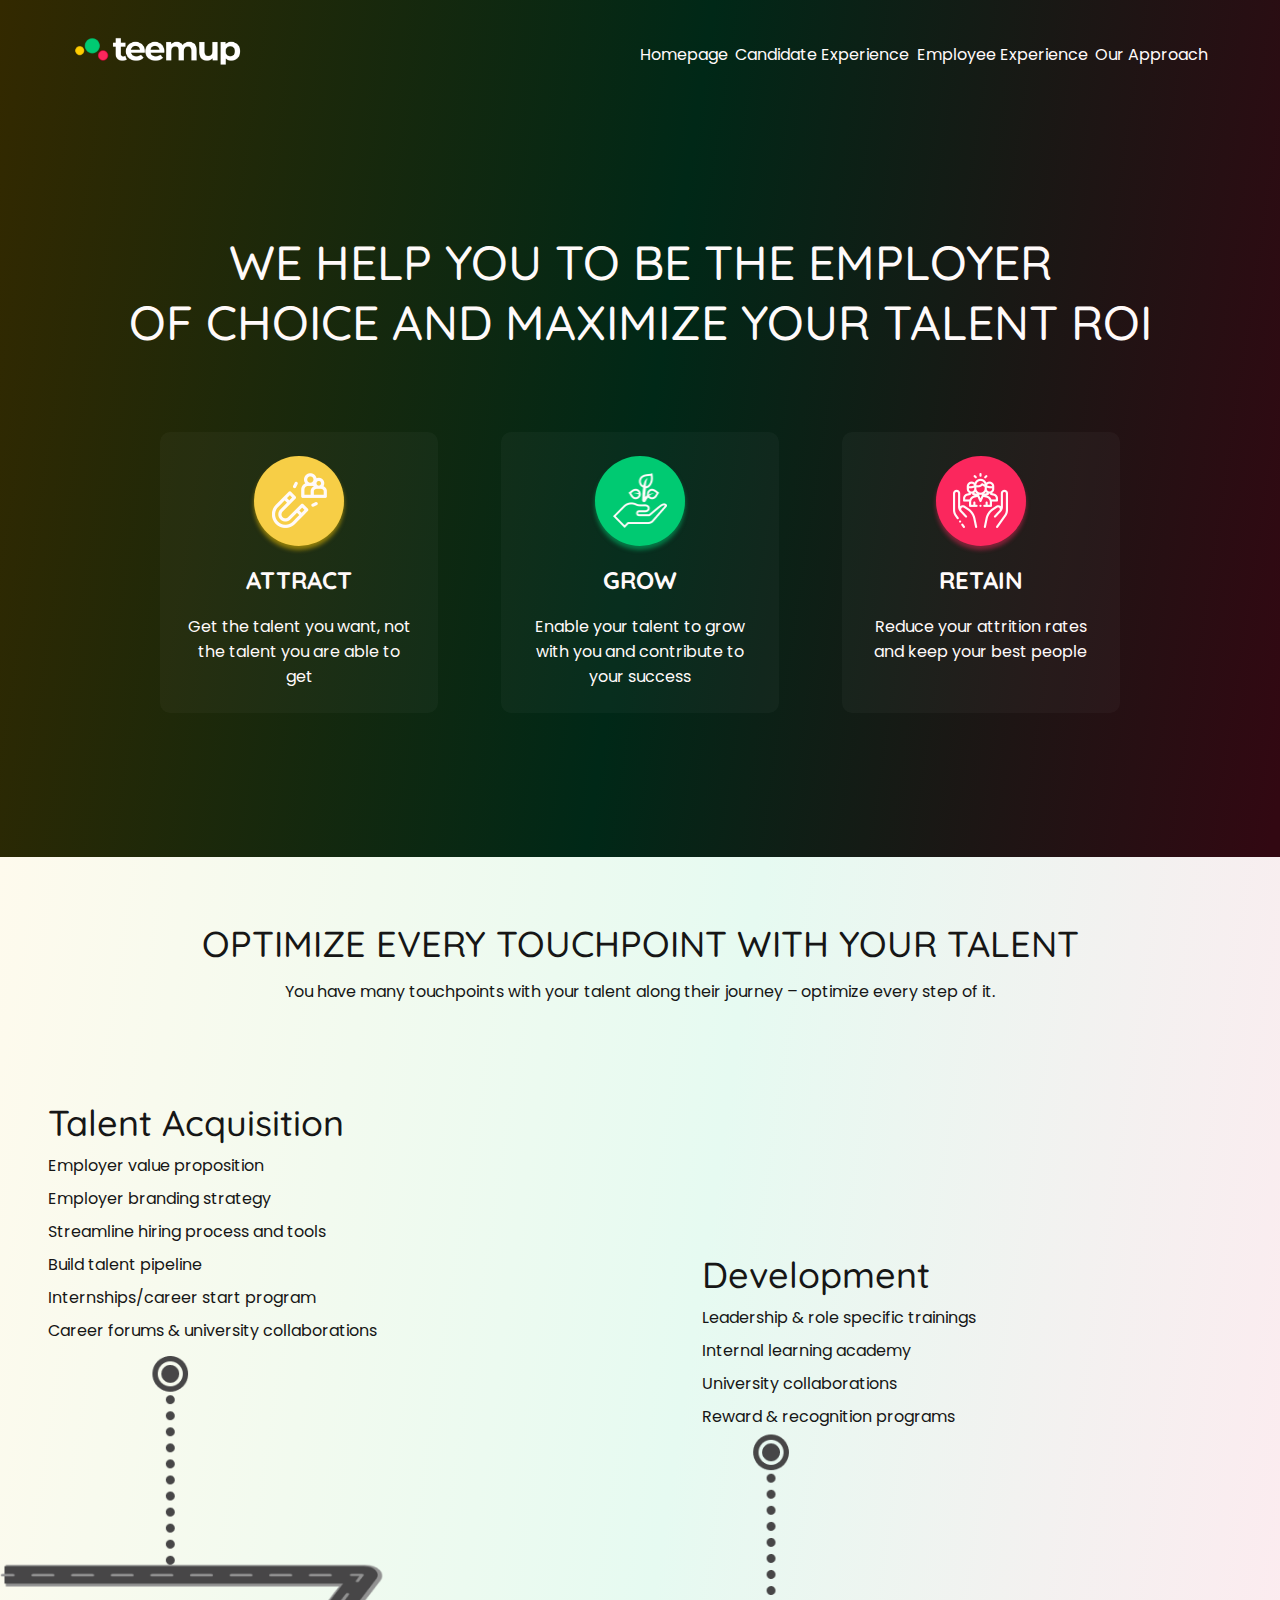
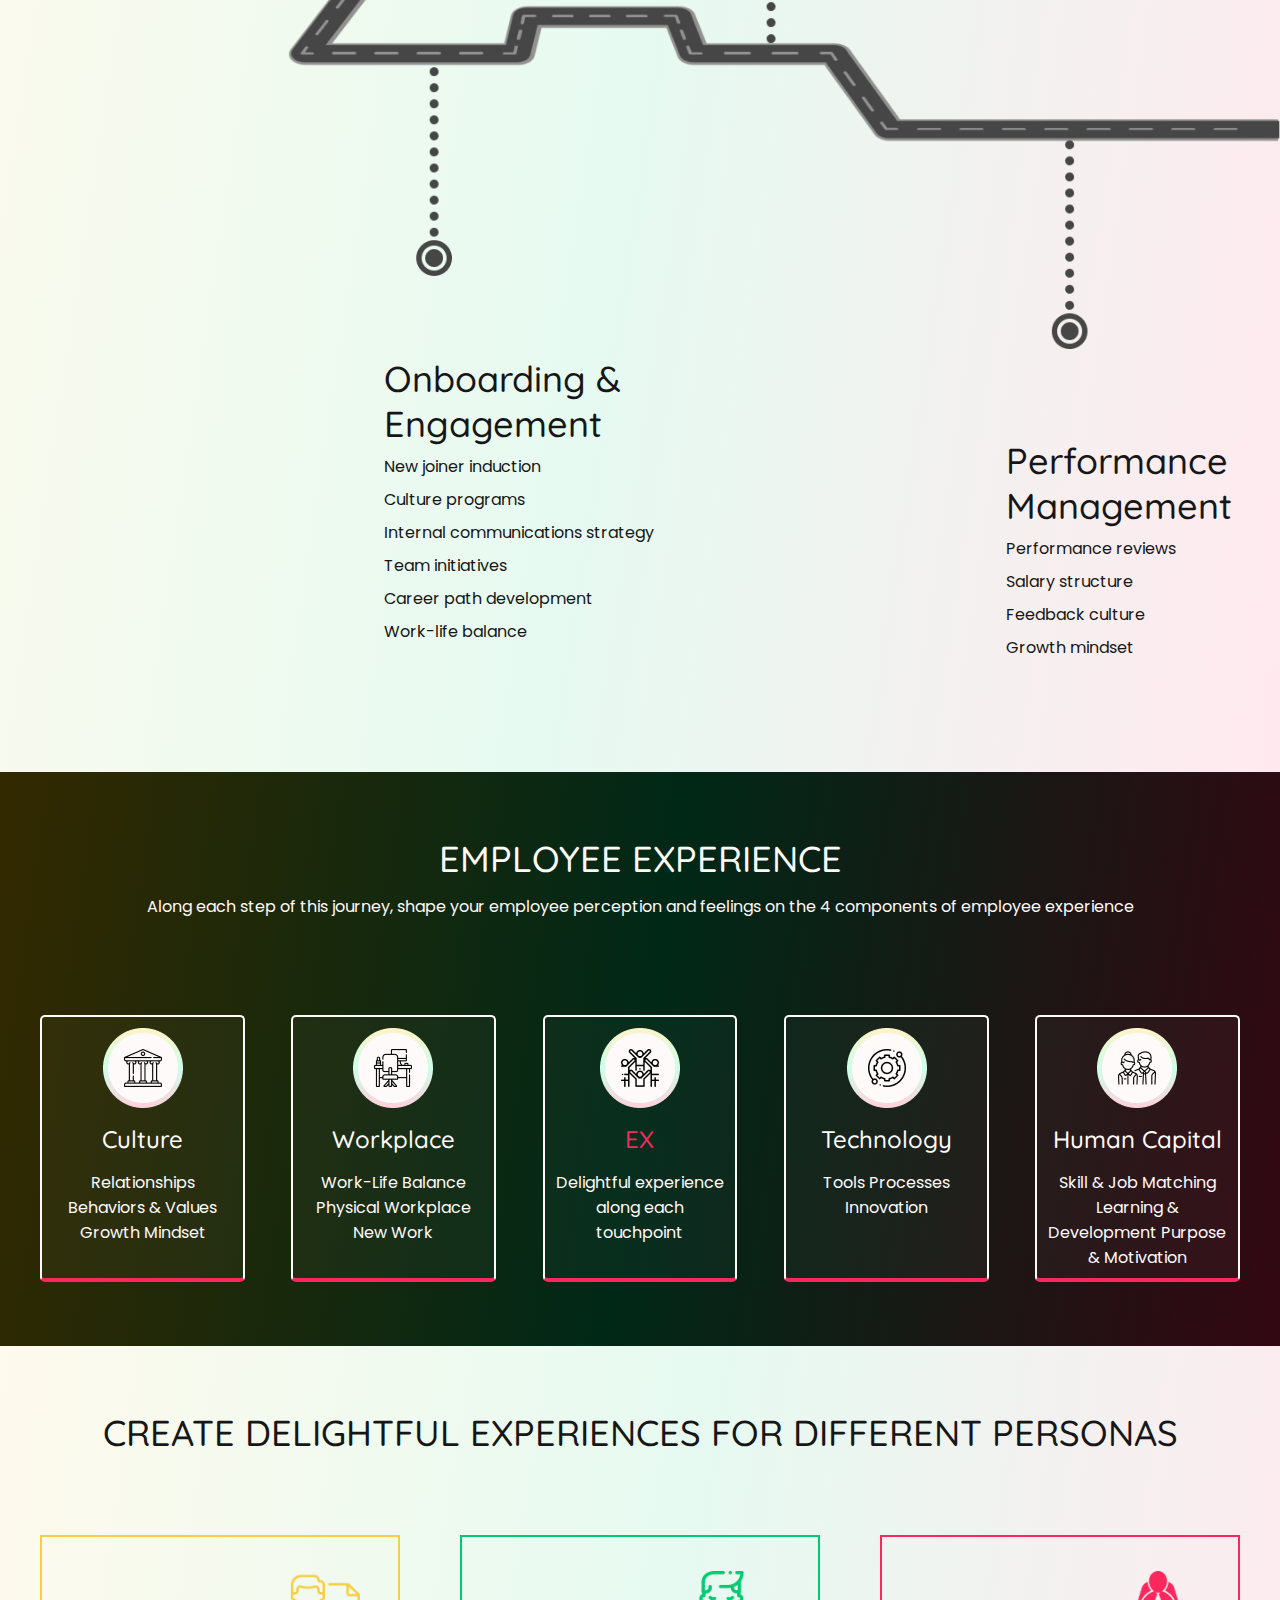
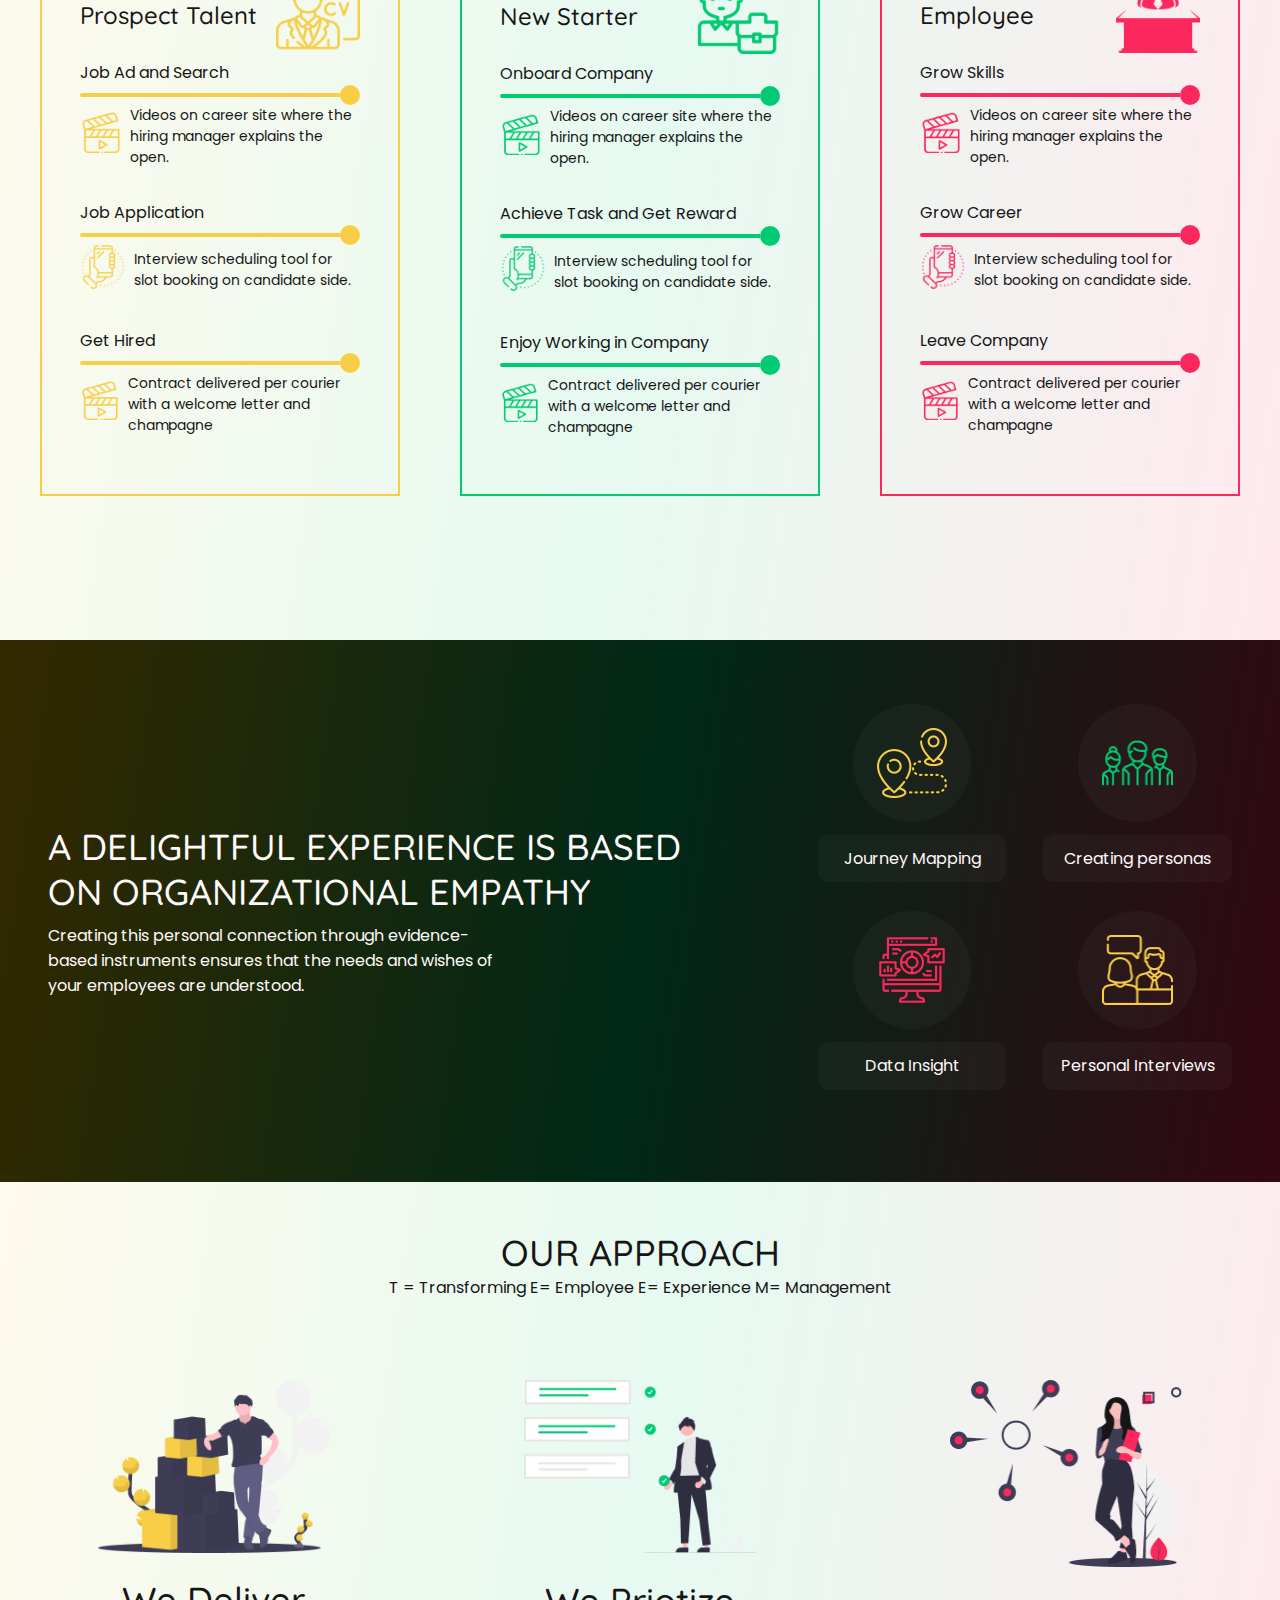
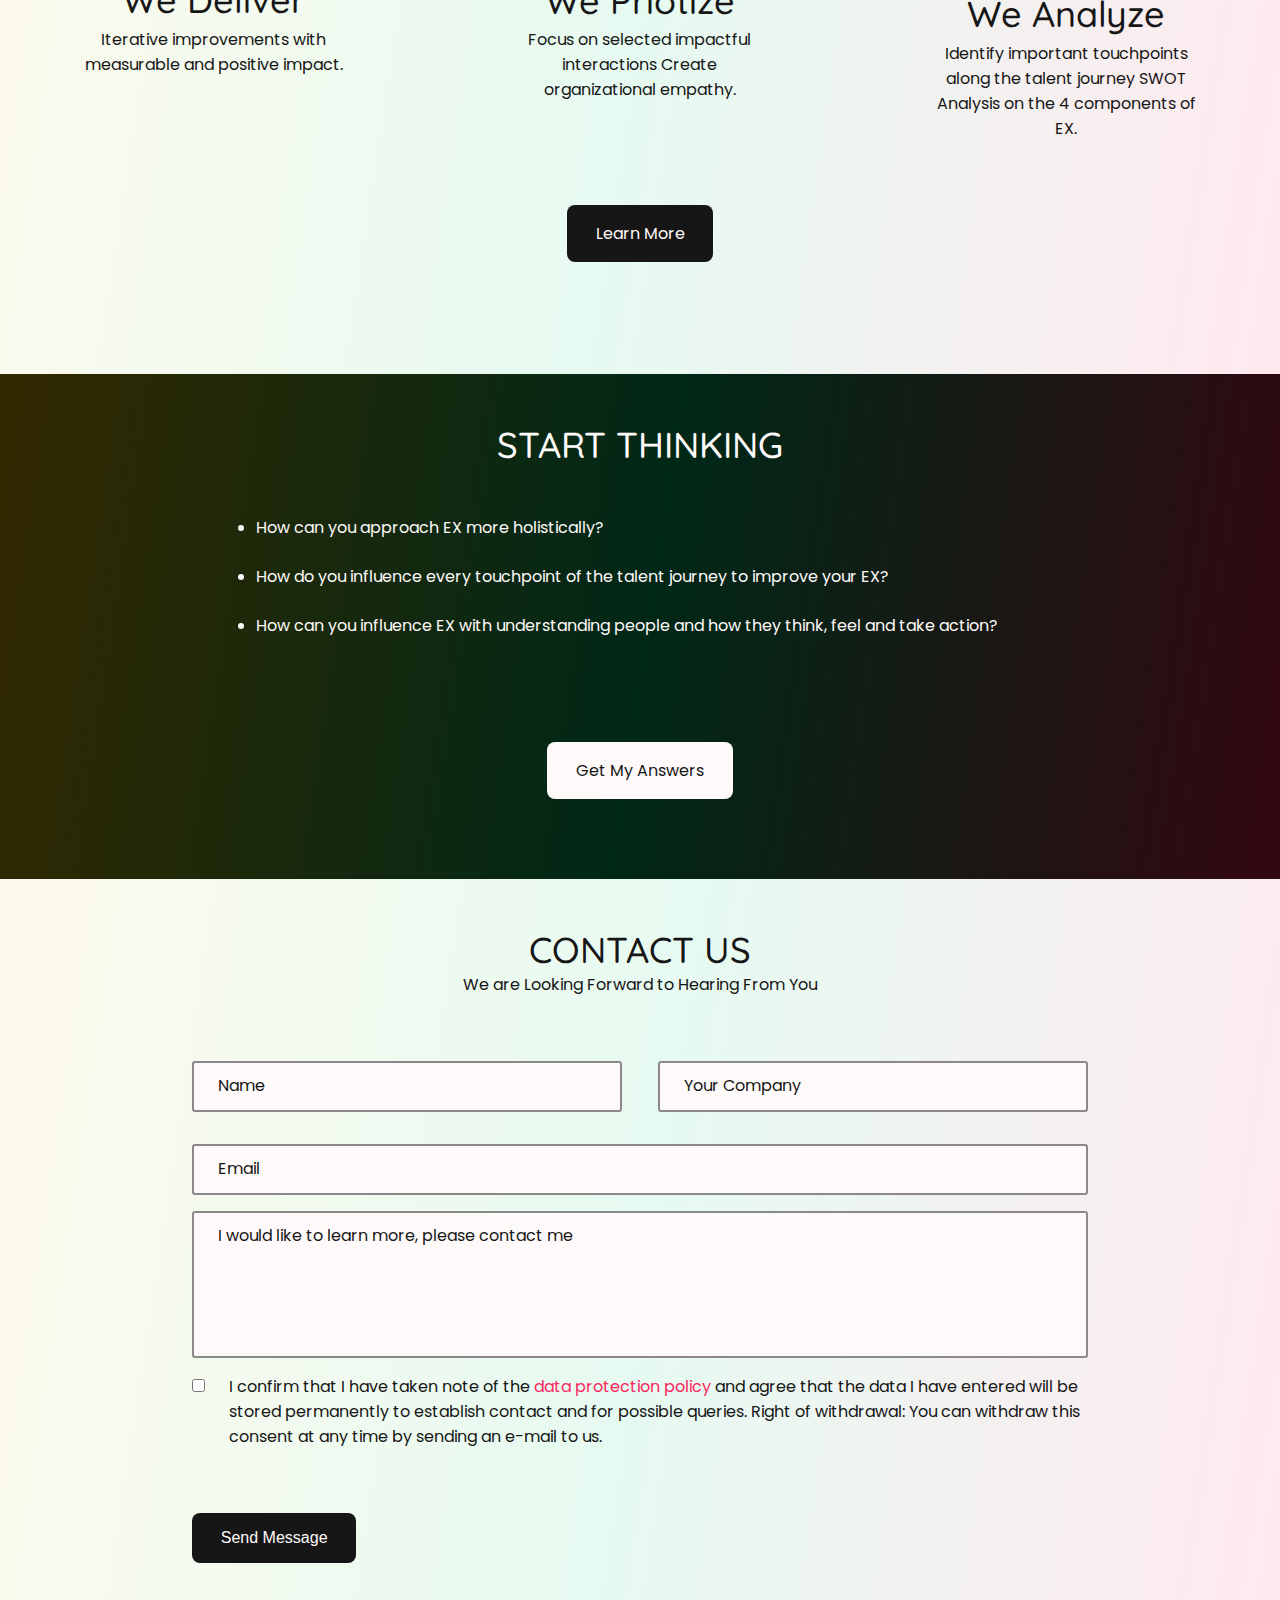
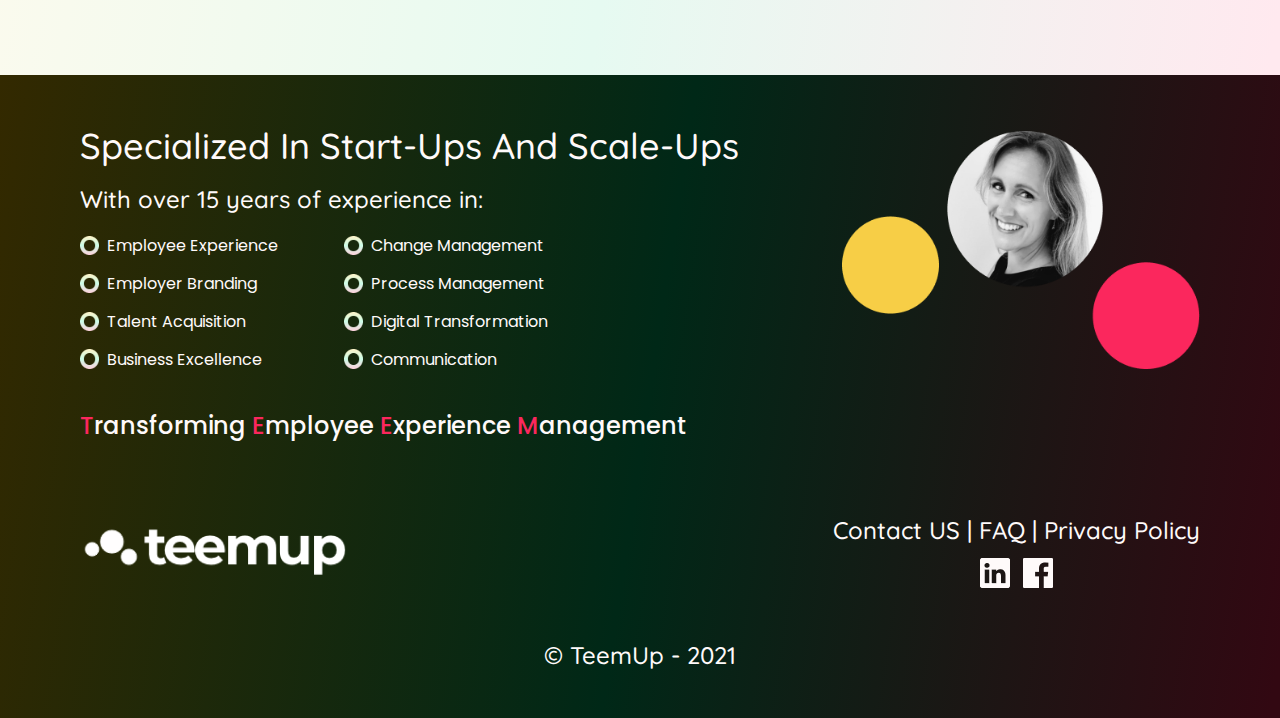
<file: index.html>
<!DOCTYPE html>
<html lang="en">
<head>
    <meta charset="UTF-8">
    <meta http-equiv="X-UA-Compatible" content="IE=edge">
    <meta name="viewport" content="width=device-width, initial-scale=1.0">
    <title>Teemup</title>
    <link rel="shortcut icon" href="favicon.ico" type="image/x-icon">
    <link rel="stylesheet" href="style.css">
</head>
<body>
    <header class="header">
        <nav class="navbar">
            <div class="logo_box">
                <img src="./img/logo.png" alt="Teemup Logo" class="logo">
            </div>

            <div class="hamburger" id="hamburger">
                <div class=""></div>
                <div class="hamburger_mid"></div>
                <div class=""></div>
            </div>

            <div class="navbar_option">
                <ul class="nav_list">
                    <li class="nav_item"><a href="index.html" class="nav_links">
                        Homepage
                    </a></li>
                    <li class="nav_item"><a href="attract.html" class="nav_links">
                        Candidate Experience
                    </a></li>
                    <li class="nav_item"><a href="grow.html" class="nav_links">
                        Employee Experience
                    </a></li>
                    <li class="nav_item"><a href="approach" class="nav_links">
                        Our Approach
                    </a></li>
                        <!-- <select name="lang" id="lang">
                        <option value="english">EN</option>
                        <option value="german">GR</option>
                        </select> -->
                </ul>
            </div>
        </nav>

        <div class="header_main">
            <h1 class="primary_heading">
                We help you to be the employer
                <span class="primary_heading-span">of choice and maximize your talent ROI</span>
            </h1>

            <!-- header card one for attract -->
            <div class="header_main-cards">
                <div class="attract_card">
                    <div class="attract_card-iconbox">
                        <img src="./img/attract-customers 1.png" alt="Magnet attracting people" class="attract_icon">
                    </div>

                    <h4 class="attract_heading">ATTRACT</h4>

                    <p class="attract_text">
                        Get the talent you want, not 
                        the talent you are able to get
                    </p>
                </div>
            
            <!-- header card one for grow -->
                <div class="grow_card">
                    <div class="grow_card-iconbox">
                        <img src="./img/seeding 1.png" alt="Hand with plant sprouting" class="grow_icon">
                    </div>

                    <h4 class="grow_heading">GROW</h4>

                    <p class="grow_text">
                        Enable your talent to grow 
                        with you and contribute 
                        to your success
                    </p>
                </div>

                  <!-- header card one for retain -->
                  <div class="retain_card">
                    <div class="retain_card-iconbox">
                        <img src="./img/social-care 1.png" alt="Hand holding people" class="retain_icon">
                    </div>

                    <h4 class="retain_heading">RETAIN</h4>

                    <p class="retain_text">
                        Reduce your attrition rates
                        and keep your best people
                    </p>
                </div>

            </div>
        </div>
    </header>

    <section class="optimize">
        <h2 class="secondary_heading">
            OPTIMIZE EVERY TOUCHPOINT  WITH YOUR TALENT
        </h2>
        <p class="optimize_paragraph">
            You have many touchpoints with your 
            talent along their journey – optimize every step of it.
        </p>

        <div class="optimize_box">
            <div class="touchpoint_text">
                <h2 class="touchpoint_head secondary_heading" id="left">Talent Acquisition</h2>
                <ul class="touchpoint_list">
                    <li class="touchpoint_item">
                        Employer value proposition
                    </li>
                    <li class="touchpoint_item">
                        Employer branding strategy
                    </li>
                    <li class="touchpoint_item">
                        Streamline hiring process and tools
                    </li>
                    <li class="touchpoint_item">
                        Build talent pipeline 
                    </li>
                    <li class="touchpoint_item">
                        Internships/career start program 
                    </li>
                    <li class="touchpoint_item">
                        Career forums & university collaborations
                    </li>
                </ul>
            </div>  

            <div class="development_text">
                <h2 class="development_head secondary_heading" id="left">Development</h2>
                <ul class="development_list">
                    <li class="development_item">
                        Leadership & role specific trainings 
                    </li>
                    <li class="development_item">
                        Internal learning academy 
                    </li>
                    <li class="development_item">
                        University collaborations
                    </li>
                    <li class="development_item">
                        Reward  & recognition programs  
                    </li>
                </ul>
            </div>  

            <div class="map">
                <img src="./img/Group 201pa.png" alt="Map" class="map_image">
            </div>

            <div class="onboard_text">
                <h2 class="onboard_head secondary_heading" id="left">Onboarding & 
                   <span class="secondary_span">Engagement</span>
                </h2>
                <ul class="onboard_list">
                    <li class="onboard_item">
                        New joiner induction 
                    </li>
                    <li class="onboard_item">
                        Culture programs
                    </li>
                    <li class="onboard_item">
                        Internal communications strategy
                    </li>
                    <li class="onboard_item">
                        Team initiatives  
                    </li>
                    <li class="onboard_item">
                        Career path development 
                    </li>
                    <li class="onboard_item">
                        Work-life balance  
                    </li>
                </ul>
            </div>

            <div class="perform_text">
                <h2 class="perform_head secondary_heading" id="left">Performance 
                   <span class="secondary_span">Management</span>
                </h2>
                <ul class="perform_list">
                    <li class="perform_item">
                        Performance reviews
                    </li>
                    <li class="perform_item">
                        Salary structure
                    </li>
                    <li class="perform_item">
                        Feedback culture
                    </li>
                    <li class="perform_item">
                        Growth mindset  
                    </li>
                </ul>
            </div>
        </div>
    </section>


    <section class="employer">
        <h2 class="secondary_heading">
            EMPLOYEE EXPERIENCE
        </h2>
        <p class="optimize_paragraph">
            Along each step of this journey, shape your employee perception 
            and feelings on the 4 components of employee experience
        </p>

        <div class="employer_box">
            <div class="cw">
            <!-- culture -->
            <div class="cw_card">
                <div class="employer_iconbox">
                    <img src="./img/culture.png" alt="culture icon" class="employer_iconbox-linear">
                </div>
                
                <h4 class="culture_heading tertiary_heading">Culture</h4>

                <p class="culture_text">
                    Relationships
                    Behaviors & Values
                    Growth Mindset
                </p>

            </div>

            <!-- workplace -->
            <div class="cw_card">
                <div class="employer_iconbox">
                    <img src="./img/workplace.png" alt="workplace icon" class="employer_iconbox-linear">
                </div>
                
                <h4 class="workplace_heading tertiary_heading">Workplace</h4>

                <p class="workplace_text">
                    Work-Life Balance
                    Physical Workplace 
                    New Work
                </p>
            </div>
            </div>

            <!-- ex -->
            <div class="ec">
            <div class="employer_card">
                <div class="employer_iconbox">
                    <img src="./img/ex.png" alt="Technology icon" class="employer_iconbox-linear">
                </div>
                
                <h4 class="ex_heading tertiary_heading">EX</h4>

                <p class="ex_text">
                    Delightful experience
                    along each touchpoint
                </p>
            </div>
            </div>
            <div class="th">
            <!-- technology -->
            <div class="th_card">
                <div class="employer_iconbox">
                    <img src="./img/technology.png" alt="Technology icon" class="employer_iconbox-linear">
                </div>
                
                <h4 class="tech_heading tertiary_heading">Technology</h4>

                <p class="tech_text">
                    Tools
                    Processes
                    Innovation
                </p>
            </div>
    
            <!-- human card -->
            <div class="th_card">
                <div class="employer_iconbox">
                    <img src="./img/human capital.png" alt="Human capital icon" class="employer_iconbox-linear">
                </div>
                
                <h4 class="human_heading tertiary_heading">Human Capital</h4>

                <p class="human_text">
                    Skill & Job Matching
                    Learning & Development
                    Purpose & Motivation                    
                </p>
            </div>
            </div>

        </div>
    </section>

    <section class="persona">
        <h2 class="secondary_heading">
            Create delightful experiences for different personas
        </h2>

        <div class="persona_box">

            <!-- talent card -->
            <div class="talent">
                <div class="talent_top">
                    <h3 class="tertiary_heading">
                        Prospect Talent
                    </h3>
                    <div class="talent_iconbox">
                        <img src="./img/talent.png" alt="Icon" class="talent_icon">
                    </div>
                </div>

                <div class="talent_toptext">
                    <p class="text_heading">
                        Job Ad and Search
                    </p>
                    <div class="talent_design-line">
                        <div class="design_line"></div>
                        <div class="design_round"></div>
                    </div>
                    <div class="talent_toptext_details">

                        <!-- details one -->
                        <div class="toptext_details">
                            <div class="toptext_details-iconbox">
                                <img src="./img/video 1.png" alt="icon of video" class="toptext_details-icon">
                            </div>
                            <p class="toptext_details-p">
                                Videos on career site where the 
                                hiring manager explains the open.
                            </p>
                        </div>
                    </div>

                </div>

                    <!-- details two -->
                <div class="talent_middletext">
                    <p class="text_heading">
                        Job Application
                    </p>
                    <div class="talent_design-line">
                        <div class="design_line"></div>
                        <div class="design_round"></div>
                    </div>
                    <div class="talent_toptext_details">

                        <!-- details two -->
                        <div class="toptext_details">
                            <div class="toptext_details-iconbox">
                                <img src="./img/smartphone 1.png" alt="icon of video" class="toptext_details-icon">
                            </div>
                            <p class="toptext_details-p">
                                Interview scheduling tool for slot
                                booking on 
                                candidate side.
                            </p>
                        </div>
                    </div>
                </div>

                    <!-- details three -->
                    <div class="talent_toptext">
                        <p class="text_heading">
                            Get Hired
                        </p>
                        <div class="talent_design-line">
                            <div class="design_line"></div>
                            <div class="design_round"></div>
                        </div>
                        <div class="talent_toptext_details">
    
                            <!-- details two -->
                            <div class="toptext_details">
                                <div class="toptext_details-iconbox">
                                    <img src="./img/video 1.png" alt="icon of video" class="toptext_details-icon">
                                </div>
                                <p class="toptext_details-p">
                                    Contract delivered per courier with a 
                                    welcome letter and champagne
                                </p>
                            </div>
                        </div>
                    </div>

                   
                </div>

            <!-- starter card -->
            <div class="starter">
                <div class="talent_top">
                    <h3 class="tertiary_heading">
                        New Starter
                    </h3>
                    <div class="talent_iconbox">
                        <img src="./img/man (1) 2.png" alt="Icon" class="talent_icon">
                    </div>
                </div>

                <div class="talent_toptext">
                    <p class="text_heading">
                        Onboard Company
                    </p>
                    <div class="talent_design-line">
                        <div class="design_line-s"></div>
                        <div class="design_round-s"></div>
                    </div>
                    <div class="talent_toptext_details">

                        <!-- details one -->
                        <div class="toptext_details">
                            <div class="toptext_details-iconbox">
                                <img src="./img/vid 3.png" alt="icon of video" class="toptext_details-icon">
                            </div>
                            <p class="toptext_details-p">
                                Videos on career site where the 
                                hiring manager explains the open.
                            </p>
                        </div>
                    </div>

                </div>

                    <!-- details two -->
                <div class="talent_middletext">
                    <p class="text_heading">
                        Achieve Task and Get Reward
                    </p>
                    <div class="talent_design-line">
                        <div class="design_line-s"></div>
                        <div class="design_round-s"></div>
                    </div>
                    <div class="talent_toptext_details">

                        <!-- details two -->
                        <div class="toptext_details">
                            <div class="toptext_details-iconbox">
                                <img src="./img/smart 1.png" alt="icon of video" class="toptext_details-icon">
                            </div>
                            <p class="toptext_details-p">
                                Interview scheduling tool for slot
                                booking on 
                                candidate side.
                            </p>
                        </div>
                    </div>
                </div>

                    <!-- details three -->
                    <div class="talent_toptext">
                        <p class="text_heading">
                            Enjoy Working in Company
                        </p>
                        <div class="talent_design-line">
                            <div class="design_line-s"></div>
                            <div class="design_round-s"></div>
                        </div>
                        <div class="talent_toptext_details">
    
                            <!-- details two -->
                            <div class="toptext_details">
                                <div class="toptext_details-iconbox">
                                    <img src="./img/vid 3.png" alt="icon of video" class="toptext_details-icon">
                                </div>
                                <p class="toptext_details-p">
                                    Contract delivered per courier with a 
                                    welcome letter and champagne
                                </p>
                            </div>
                        </div>
                    </div>

                   
                </div>

            <!-- employee card -->
            <div class="employee">
                <div class="talent_top">
                    <h3 class="tertiary_heading">
                        Employee
                    </h3>
                    <div class="talent_iconbox">
                        <img src="./img/employee.png" alt="Icon" class="talent_icon">
                    </div>
                </div>

                <div class="talent_toptext">
                    <p class="text_heading">
                        Grow Skills
                    </p>
                    <div class="talent_design-line">
                        <div class="design_line-e"></div>
                        <div class="design_round-e"></div>
                    </div>
                    <div class="talent_toptext_details">

                        <!-- details one -->
                        <div class="toptext_details">
                            <div class="toptext_details-iconbox">
                                <img src="./img/vid 3-1.png" alt="icon of video" class="toptext_details-icon">
                            </div>
                            <p class="toptext_details-p">
                                Videos on career site where the 
                                hiring manager explains the open.
                            </p>
                        </div>
                    </div>

                </div>

                    <!-- details two -->
                <div class="talent_middletext">
                    <p class="text_heading">
                        Grow Career
                    </p>
                    <div class="talent_design-line">
                        <div class="design_line-e"></div>
                        <div class="design_round-e"></div>
                    </div>
                    <div class="talent_toptext_details">

                        <!-- details two -->
                        <div class="toptext_details">
                            <div class="toptext_details-iconbox">
                                <img src="./img/smart1-1.png" alt="icon of video" class="toptext_details-icon">
                            </div>
                            <p class="toptext_details-p">
                                Interview scheduling tool for slot
                                booking on 
                                candidate side.
                            </p>
                        </div>
                    </div>
                </div>

                    <!-- details three -->
                    <div class="talent_toptext">
                        <p class="text_heading">
                            Leave Company
                        </p>
                        <div class="talent_design-line">
                            <div class="design_line-e"></div>
                            <div class="design_round-e"></div>
                        </div>
                        <div class="talent_toptext_details">
    
                            <!-- details two -->
                            <div class="toptext_details">
                                <div class="toptext_details-iconbox">
                                    <img src="./img/vid 3-1.png" alt="icon of video" class="toptext_details-icon">
                                </div>
                                <p class="toptext_details-p">
                                    Contract delivered per courier with a 
                                    welcome letter and champagne
                                </p>
                            </div>
                        </div>
                    </div>

                   
                </div>

            </div>
        </div>
    </section>

    <section class="empathy">
        <div class="empathy_one">
            <h2 class="secondary_heading" id="left">
                A delightful experience is based
                on organizational empathy
            </h2>
            <p class="empathy_text">
                Creating this personal connection  through evidence-based 
                instruments ensures that the needs and wishes of your 
                employees are understood.
            </p>
        </div>

        <div class="empathy_two">
            <!-- journery mapping -->
            <div class="empathy_option-one">
                <div class="empathy_round">
                    <img src="./img/destination 1.png" alt="destination icon" class="empathy_icon">
                </div>
                <div class="empathy_box">
                    <p class="">
                        Journey Mapping
                    </p>
                </div>
            </div>

              <!-- persona -->
              <div class="empathy_option-one">
                <div class="empathy_round">
                    <img src="./img/persona.png" alt="destination icon" class="empathy_icon">
                </div>
                <div class="empathy_box">
                    <p class="">
                        Creating personas
                    </p>
                </div>
            </div>

              <!-- Data Insight -->
              <div class="empathy_option-one " id="top">
                <div class="empathy_round">
                    <img src="./img/data-analytics 1.png" alt="destination icon" class="empathy_icon">
                </div>
                <div class="empathy_box">
                    <p class="">
                        Data Insight
                    </p>
                </div>
            </div>

              <!-- Interviews-->
              <div class="empathy_option-one" id="top">
                <div class="empathy_round">
                    <img src="./img/job-interview 1.png" alt="destination icon" class="empathy_icon">
                </div>
                <div class="empathy_box">
                    <p class="">
                        Personal Interviews
                    </p>
                </div>
            </div>

        </div>

    </section>

    <section class="approach">
        <h2 class="secondary_heading">OUR APPROACH</h2>
        <p class="approach_text">
            T = Transforming E= Employee E= Experience M= Management
        </p>

        <div class="approach_box">
            <div class="approach_box-deliver">
                <div class="approach_box-iconbox">
                    <img src="./img/undraw_deliveries_131a 1.png" alt="Guy with delivery box" class="approach_box-icon">
                </div>
                <h2 class="secondary_heading approach_heading">
                    We Deliver
                </h2>
                <p class="approach_p">
                    Iterative improvements with 
                    measurable and positive impact.
                </p>
            </div>

            <!-- priotize -->
            <div class="approach_box-priotize">
                <div class="approach_box-iconbox">
                    <img src="./img/undraw_Project_completed_re_pqqq 1.png" alt="Guy with delivery box" class="approach_box-icon">
                </div>
                <h2 class="secondary_heading approach_heading">
                    We Priotize
                </h2>
                <p class="approach_p">
                    Focus on selected impactful interactions
                    Create organizational empathy.
                </p>
            </div>

            <!-- analyze -->
            <div class="approach_box-analyze">
                <div class="approach_box-iconbox">
                    <img src="./img/undraw_analyze_17kw 1.png" alt="Guy with delivery box" class="approach_box-icon">
                </div>
                <h2 class="secondary_heading approach_heading">
                    We Analyze
                </h2>
                <p class="approach_p">
                    Identify important touchpoints along 
                    the talent journey
                    SWOT Analysis on 
                    the 4 components of EX.
                </p>
            </div>
        </div>

        <a href="#" class="approach_btn">Learn More</a>
    </section>

    <section class="thinking">
        <h2 class="secondary_heading">
            START THINKING
        </h2>
        <div class="thinking_list">
        <ul class="think_list">
            <li class="think_item">
                How can you approach EX more holistically?
            </li>
            <li class="think_item">
                How do you influence every touchpoint of the talent journey to improve your EX?
            </li>
            <li class="think_item">
                How can you influence EX with understanding people and how they think, feel and take action?
            </li>
        </ul>
        </div>

        <a href="#" class="think_btn">Get My Answers</a>
    </section>

    <section class="contact_section">
        <h2 class="secondary_heading">
            CONTACT US
        </h2>
        <p class="contact_section-p">We are Looking Forward to Hearing From You</p>

        <div class="contact_form-box">
            <form action="/" method="post">
                <div class="form_top">
                    <label for="name" class="input_name">
                        <input type="text" name="name" id="name" placeholder="Name" class="input " required>
                    </label>

                    <label for="company" class="input_company">
                        <input type="text" name="company" id="company" placeholder="Your Company" class="input" required>
                    </label>
                </div>

                <div class="form_mid">

                    <label for="email">
                        <input type="email" name="email" id="email" placeholder="Email" class="input" required>
                    </label>

                    <label for="message">
                        <input type="text" name="message" id="message" placeholder="I would like to learn more, please contact me" class="input message">
                    </label>

                    <div class="check_text-box">
                        <label for="checkbox" id="label_check">
                            <input type="checkbox" name="checkbox" id="checkbox" class="input_check">
                        </label>
                        <p class="check_text">
                            I confirm that I have taken note of the <a href="#" class="checkbox_link" target="_blank">data protection policy</a> and agree that the data 
                            I have entered will be stored permanently to establish contact and
                            for possible queries. Right of withdrawal: You can withdraw this consent at 
                            any time by sending an e-mail to us.
                        </p>
                    </div>
                </div>
                <button type="submit" class="form_btn">Send Message</button>
            </form>

        </div>
    </section>

    <footer class="footer">
        <div class="footer_top">
            <div class="footer_top-left">
                <h2 class="secondary_heading footer_top-heading" id="left">
                    Specialized in start-ups and scale-ups
                </h2>
                <h3 class="tertiary_heading footer_top-sub" id="left">
                    With over 15 years of experience in:
                </h3>
                <div class="footer_list-box">

                    <div class="footer_list-left">
                        <ul class="footer_list">
                            <li class="footer_item">
                                <div class="footer_item-imagebox">
                                    <img src="./img/list eclipse.png" alt="list icon" class="footer_item-image">
                                </div>
                                <p class="footer_item-text">Employee Experience</p>
                            </li>
        
                            <li class="footer_item">
                                <div class="footer_item-imagebox">
                                    <img src="./img/list eclipse.png" alt="list icon" class="footer_item-image">
                                </div>
                                <p class="footer_item-text">Employer Branding
                                </p>
                            </li>
                            <li class="footer_item">
                                <div class="footer_item-imagebox">
                                    <img src="./img/list eclipse.png" alt="list icon" class="footer_item-image">
                                </div>
                                <p class="footer_item-text">Talent Acquisition</p>
                            </li>
                            <li class="footer_item">
                                <div class="footer_item-imagebox">
                                    <img src="./img/list eclipse.png" alt="list icon" class="footer_item-image">
                                </div>
                                <p class="footer_item-text">Business Excellence</p>
                            </li>
                        </ul>
                    </div>

                    <div class="footer_list-right">
                        <ul class="footer_list">
                            <li class="footer_item">
                                <div class="footer_item-imagebox">
                                    <img src="./img/list eclipse.png" alt="list icon" class="footer_item-image">
                                </div>
                                <p class="footer_item-text">Change Management</p>
                            </li>
                            <li class="footer_item">
                                <div class="footer_item-imagebox">
                                    <img src="./img/list eclipse.png" alt="list icon" class="footer_item-image">
                                </div>
                                <p class="footer_item-text">Process Management</p>
                            </li>
                            <li class="footer_item">
                                <div class="footer_item-imagebox">
                                    <img src="./img/list eclipse.png" alt="list icon" class="footer_item-image">
                                </div>
                                <p class="footer_item-text">Digital Transformation</p>
                            </li>
                            <li class="footer_item">
                                <div class="footer_item-imagebox">
                                    <img src="./img/list eclipse.png" alt="list icon" class="footer_item-image">
                                </div>
                                <p class="footer_item-text">Communication</p>
                            </li>
                        </ul>
                    </div>
                </div>
              
            </div>

            <div class="footer_top-right">
                <img src="./img/bubbles.png" alt="image of Carina with bubbles" class="footer_bubbles">
            </div>
        </div>

        <p class="footer_colored-text tertiary_heading">
            <span class="pink_color">T</span>ransforming <span class="pink_color">E</span>mployee <span class="pink_color">E</span>xperience <span class="pink_color">M</span>anagement
        </p>

        <div class="footer_bottom">
            <div class="footer_logobox">
                <img src="./img/footer logo.png" alt="Teemup logo" class="footer_logo">
            </div>

            <div class="footer_social-box">
                <h3 class="tertiary_heading">
                    Contact US | FAQ | Privacy Policy
                </h3>
                <div class="footer_social">
                    <a href="#" target="_blank" class="footer_social-link">
                        <img src="./img/Grouplinkedin.png" alt="Linkedin" class="footer_social-icon">
                    </a>
                    <a href="#" target="_blank" class="footer_social-link">
                        <img src="./img/Vectorfb.png" alt="Facebook" class="footer_social-icon">
                    </a>
                </div>
            </div>
        </div>
        <h3 class="footer_company tertiary_heading">
            &copy; TeemUp - 2021
        </h3>
    </footer>
</body>
</html>
</file>
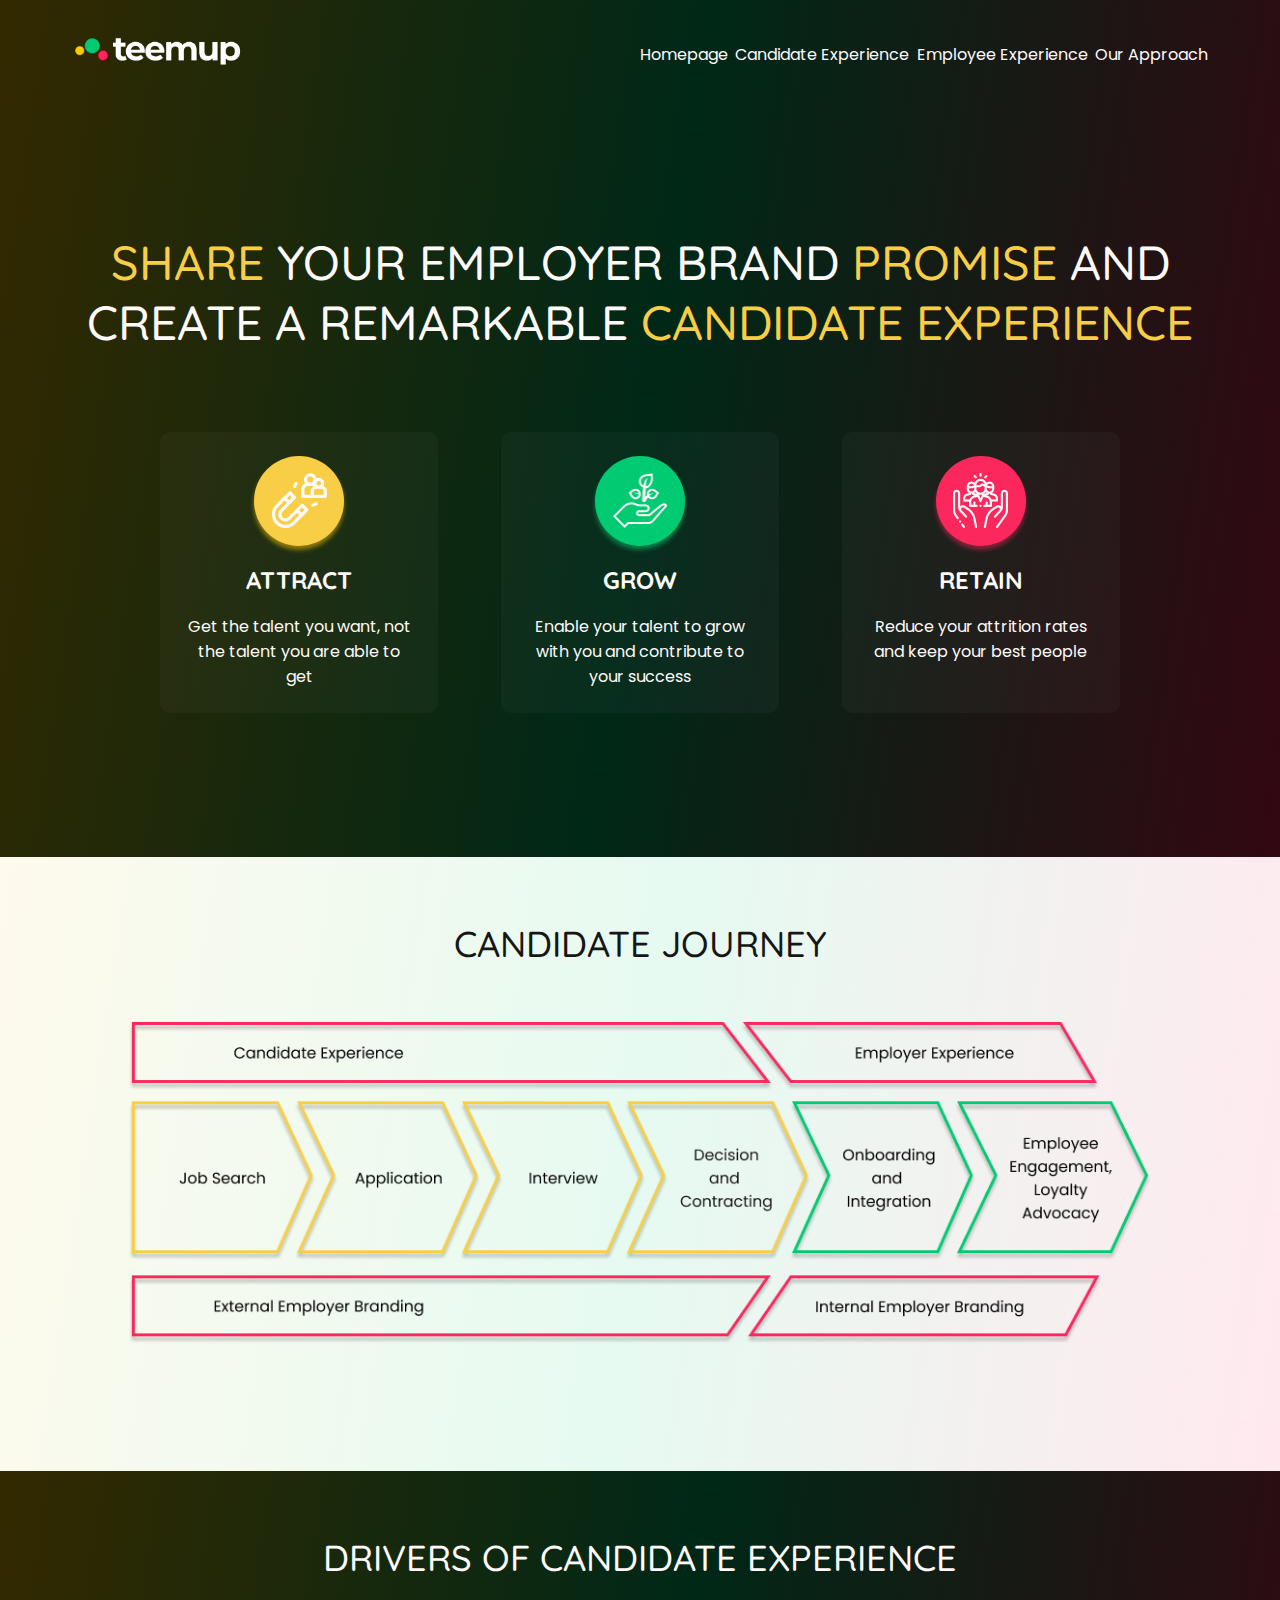
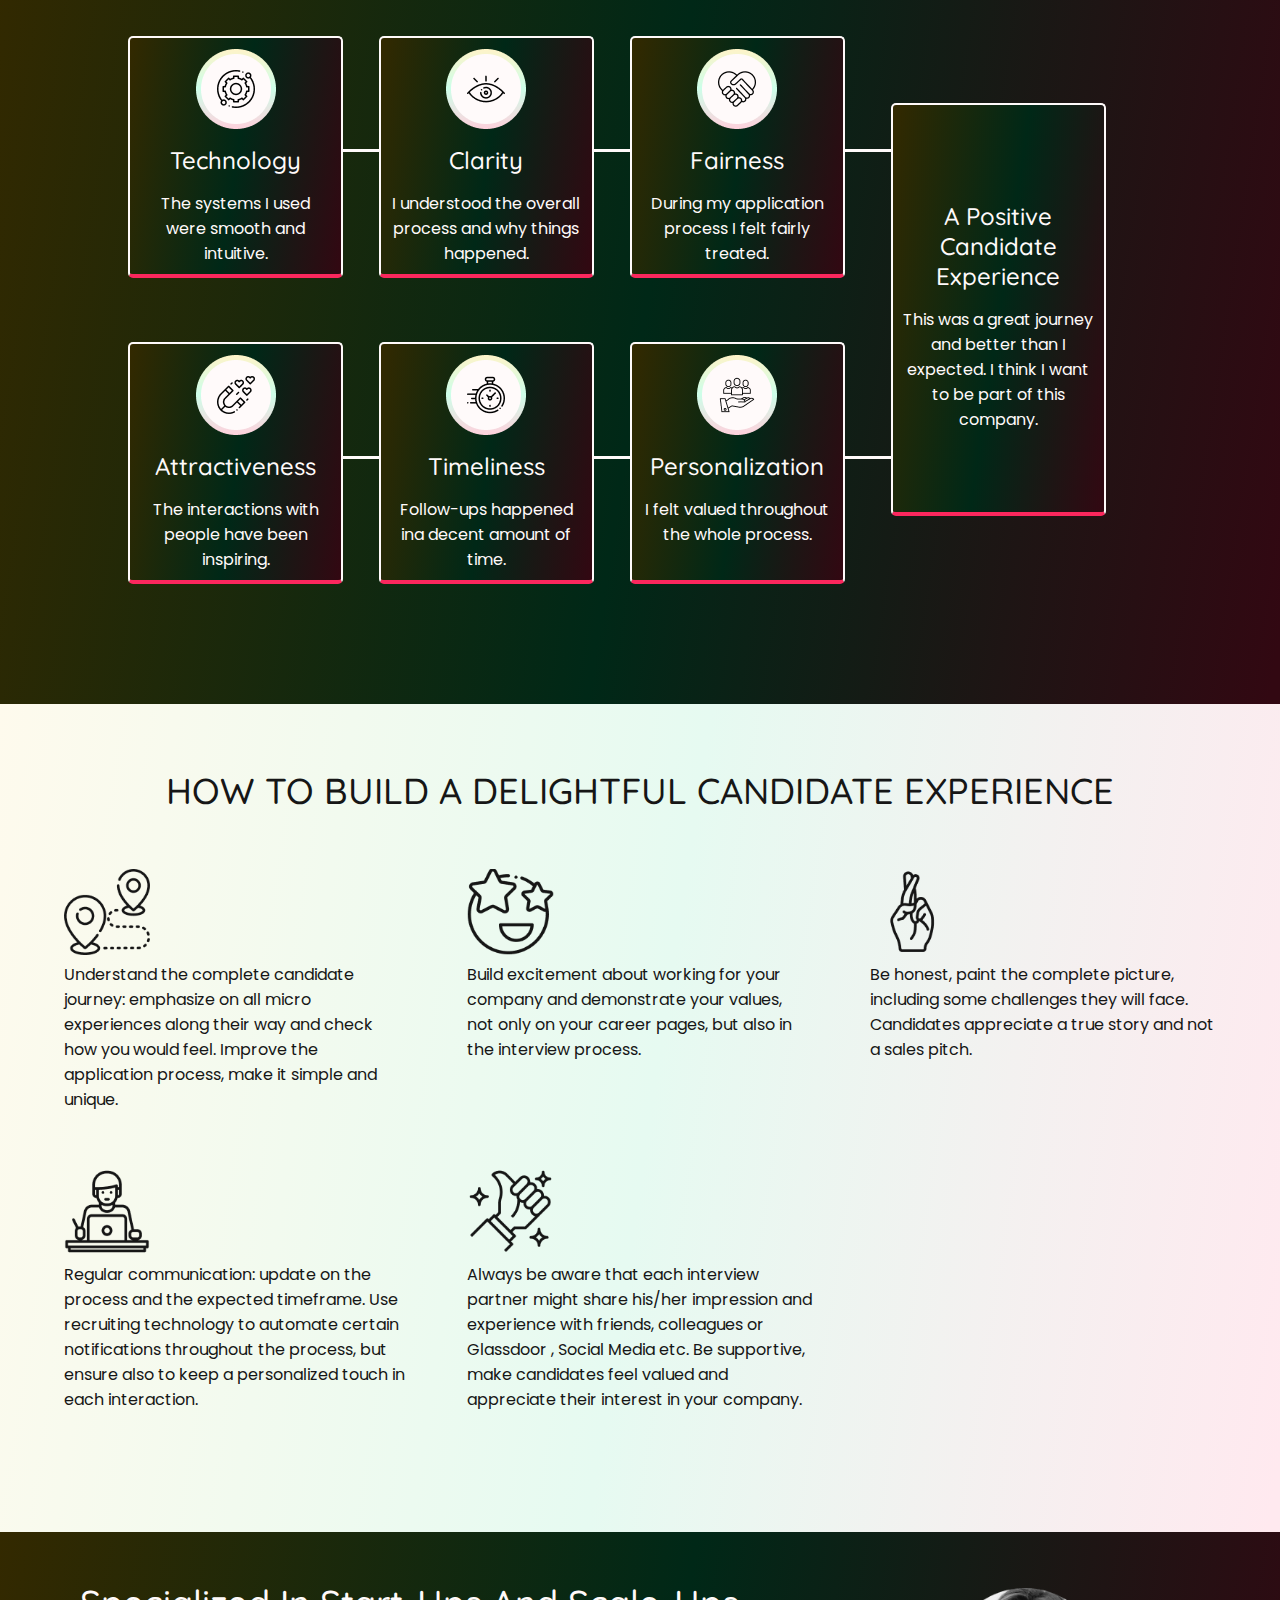
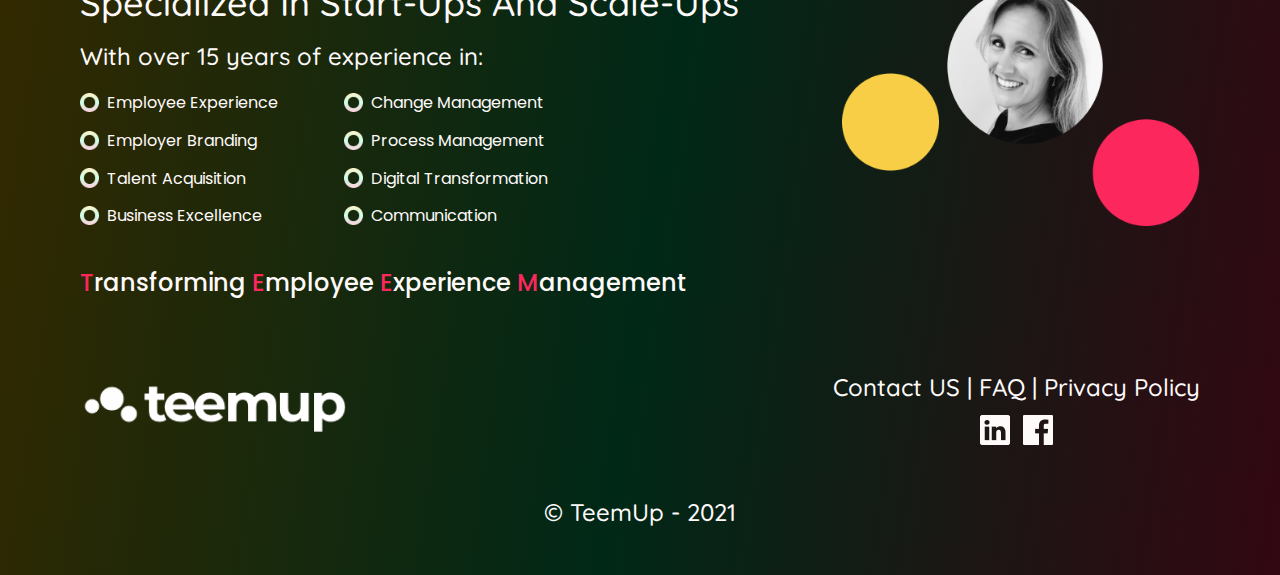
<file: attract.html>
<!DOCTYPE html>
<html lang="en">
<head>
    <meta charset="UTF-8">
    <meta http-equiv="X-UA-Compatible" content="IE=edge">
    <meta name="viewport" content="width=device-width, initial-scale=1.0">
    <title>Teemup</title>
    <link rel="shortcut icon" href="favicon.ico" type="image/x-icon">
    <link rel="stylesheet" href="style.css">
    <link rel="stylesheet" href="attract.css">
</head>
<body>
    <header class="header">
        <nav class="navbar">
            <div class="logo_box">
                <img src="./img/logo.png" alt="Teemup Logo" class="logo">
            </div>

            <div class="hamburger" id="hamburger">
                <div class=""></div>
                <div class="hamburger_mid"></div>
                <div class=""></div>
            </div>

            <div class="navbar_option">
                <ul class="nav_list">
                    <li class="nav_item"><a href="index.html" class="nav_links">
                        Homepage
                    </a></li>
                    <li class="nav_item"><a href="attract.html" class="nav_links">
                        Candidate Experience
                    </a></li>
                    <li class="nav_item"><a href="grow.html" class="nav_links">
                        Employee Experience
                    </a></li>
                    <li class="nav_item"><a href="approach.html" class="nav_links">
                        Our Approach
                    </a></li>
                        <!-- <select name="lang" id="lang">
                        <option value="english">EN</option>
                        <option value="german">GR</option>
                        </select> -->
                </ul>
            </div>
        </nav>

        <div class="header_main">
            <h1 class="primary_heading">
               <span id="yellow">Share</span> your employer brand <span id="yellow">promise</span>
                and                
                <span class="primary_heading-span">create a remarkable <span id="yellow">Candidate Experience</span>
                </span>
            </h1>

            <!-- header card one for attract -->
            <div class="header_main-cards">
                <div class="attract_card">
                    <div class="attract_card-iconbox">
                        <img src="./img/attract-customers 1.png" alt="Magnet attracting people" class="attract_icon">
                    </div>

                    <h4 class="attract_heading">ATTRACT</h4>

                    <p class="attract_text">
                        Get the talent you want, not 
                        the talent you are able to get
                    </p>
                </div>
            
            <!-- header card one for grow -->
                <div class="grow_card">
                    <div class="grow_card-iconbox">
                        <img src="./img/seeding 1.png" alt="Hand with plant sprouting" class="grow_icon">
                    </div>

                    <h4 class="grow_heading">GROW</h4>

                    <p class="grow_text">
                        Enable your talent to grow 
                        with you and contribute 
                        to your success
                    </p>
                </div>

                  <!-- header card one for retain -->
                  <div class="retain_card">
                    <div class="retain_card-iconbox">
                        <img src="./img/social-care 1.png" alt="Hand holding people" class="retain_icon">
                    </div>

                    <h4 class="retain_heading">RETAIN</h4>

                    <p class="retain_text">
                        Reduce your attrition rates
                        and keep your best people
                    </p>
                </div>

            </div>
        </div>
    </header>

    <section class="journey">
        <h2 class="secondary_heading">CANDIDATE JOURNEY</h2>
        <div class="journey_map">
            <img src="./img/Group 80.png" alt="" class="journey_map-image">
        </div>
    </section>

    <section class="drivers">
        <h2 class="secondary_heading">Drivers of candidate experience
        </h2>
        <div class="driver_box">
                <div class="driver_box-left">

                    <!-- top box -->
                    <div class="driver_box-top">
                        <div class="driver_box-line"></div>
                        <!-- technology -->
                    <div class="driver_card">
                        <div class="driver_iconbox">
                            <img src="./img/technology.png" alt="technology icon" class="driver_iconbox-linear">
                        </div>
                        
                        <h4 class="technology_heading tertiary_heading">Technology</h4>

                        <p class="technology_text">
                            The systems I used 
                            were smooth and 
                            intuitive.                    
                        </p>

                    </div>

                    <!-- clarity -->
                    <div class="driver_card">
                        <div class="driver_iconbox">
                            <img src="./img/clarity.png" alt="clarity icon" class="driver_iconbox-linear">
                        </div>
                        
                        <h4 class="clarity_heading tertiary_heading">Clarity</h4>

                        <p class="clarity_text">
                            I understood the overall
                            process and why 
                            things happened.
                        </p>
                    </div>

                    <!-- fairness -->
                    <div class="driver_card">
                        <div class="driver_iconbox">
                            <img src="./img/fairness.png" alt="fairness icon" class="driver_iconbox-linear">
                        </div>
                        
                        <h4 class="fairness_heading tertiary_heading">Fairness</h4>

                        <p class="fairness_text">
                            During my application
                            process I felt fairly 
                            treated.
                        </p>
                    </div>
                    </div>

                    <!-- bottom box -->
                    <div class="driver_box-bottom">
                        <div class="driver_box-line"></div>
                        <!-- attractiveness -->
                    <div class="driver_card">
                        <div class="driver_iconbox">
                            <img src="./img/attractiveness.png" alt="attractiveness icon" class="driver_iconbox-linear">
                        </div>
                        
                        <h4 class="attractiveness_heading tertiary_heading">Attractiveness</h4>

                        <p class="attractiveness_text">
                            The interactions with 
                            people have been 
                            inspiring.
                        </p>

                    </div>

                    <!-- timeliness -->
                    <div class="driver_card">
                        <div class="driver_iconbox">
                            <img src="./img/timeless.png" alt="timeliness icon" class="driver_iconbox-linear">
                        </div>
                        
                        <h4 class="timeliness_heading tertiary_heading">Timeliness</h4>

                        <p class="timeliness_text">
                            Follow-ups happened 
                            ina decent amount 
                            of time.
                        </p>
                    </div>

                    <!-- personalization -->
                    <div class="driver_card">
                        <div class="driver_iconbox">
                            <img src="./img/personalize.png" alt="personalization icon" class="driver_iconbox-linear">
                        </div>
                        
                        <h4 class="personalization_heading tertiary_heading">Personalization</h4>

                        <p class="personalization_text">
                            I felt valued throughout
                            the whole process.
                        </p>
                    </div>
                    </div>
                </div>

                <div class="driver_box-right">
                         <!-- positive -->
                         <div class="positive_card">                           
                            <h4 class="positive_heading tertiary_heading">A Positive Candidate 
                                Experience</h4>
    
                            <p class="positive_text">
                                This was a great journey and 
                                better than I expected. I think I want 
                                to be part of this company.
                            </p>
                        </div>
                </div>
            </div>
    </section>

    <section class="build">
        <h2 class="secondary_heading">
            How to build a delightful candidate experience
        </h2>

        <div class="build_box-top">
                <div class="build_box-one">
                    <div class="build_box-iconbox">
                        <img src="./img/destination (1) 1.png" alt="" class="build_box-icon">
                    </div>
                    <p class="build_box-text">
                        Understand the complete candidate journey: 
                        emphasize on all micro experiences along 
                        their way and check how you would feel. 
                        Improve the application process, make it 
                        simple and unique.
                    </p>
                </div>

                <div class="build_box-two">
                    <div class="build_box-iconbox">
                        <img src="./img/smiling 1.png" alt="" class="build_box-icon">
                    </div>
                    <p class="build_box-text">
                        Build excitement about working for your 
                        company and demonstrate your values, 
                        not only on your career pages, but also 
                        in the interview process.
                    </p>
                </div>

                <div class="build_box-three">
                    <div class="build_box-iconbox">
                        <img src="./img/cross 1.png" alt="" class="build_box-icon">
                    </div>
                    <p class="build_box-text">
                        Be honest, paint the complete picture, 
                        including some challenges they will 
                        face. Candidates appreciate a true 
                        story and not a sales pitch.
                    </p>
                </div>
            </div>

            <div class="build_box-bottom">
                <div class="build_box-four">
                    <div class="build_box-iconbox">
                        <img src="./img/work-from-home 1.png" alt="" class="build_box-icon">
                    </div>
                    <p class="build_box-text">
                        Regular communication: update on the process 
                        and the expected timeframe. Use recruiting 
                        technology to automate certain notifications 
                        throughout the process, but ensure also to keep 
                        a personalized touch in each interaction.
                    </p>
                </div>

                <div class="build_box-five">
                    <div class="build_box-iconbox">
                        <img src="./img/feedback 1.png" alt="" class="build_box-icon">
                    </div>
                    <p class="build_box-text">
                        Always be aware that each interview partner 
                        might share his/her impression and experience 
                        with friends, colleagues or Glassdoor , Social Media
                        etc.  Be supportive, make candidates feel valued 
                        and appreciate their interest in your company.
                    </p>
                </div>
        </div>

    </section>

    <footer class="footer">
        <div class="footer_top">
            <div class="footer_top-left">
                <h2 class="secondary_heading footer_top-heading" id="left">
                    Specialized in start-ups and scale-ups
                </h2>
                <h3 class="tertiary_heading footer_top-sub" id="left">
                    With over 15 years of experience in:
                </h3>
                <div class="footer_list-box">

                    <div class="footer_list-left">
                        <ul class="footer_list">
                            <li class="footer_item">
                                <div class="footer_item-imagebox">
                                    <img src="./img/list eclipse.png" alt="list icon" class="footer_item-image">
                                </div>
                                <p class="footer_item-text">Employee Experience</p>
                            </li>
        
                            <li class="footer_item">
                                <div class="footer_item-imagebox">
                                    <img src="./img/list eclipse.png" alt="list icon" class="footer_item-image">
                                </div>
                                <p class="footer_item-text">Employer Branding
                                </p>
                            </li>
                            <li class="footer_item">
                                <div class="footer_item-imagebox">
                                    <img src="./img/list eclipse.png" alt="list icon" class="footer_item-image">
                                </div>
                                <p class="footer_item-text">Talent Acquisition</p>
                            </li>
                            <li class="footer_item">
                                <div class="footer_item-imagebox">
                                    <img src="./img/list eclipse.png" alt="list icon" class="footer_item-image">
                                </div>
                                <p class="footer_item-text">Business Excellence</p>
                            </li>
                        </ul>
                    </div>

                    <div class="footer_list-right">
                        <ul class="footer_list">
                            <li class="footer_item">
                                <div class="footer_item-imagebox">
                                    <img src="./img/list eclipse.png" alt="list icon" class="footer_item-image">
                                </div>
                                <p class="footer_item-text">Change Management</p>
                            </li>
                            <li class="footer_item">
                                <div class="footer_item-imagebox">
                                    <img src="./img/list eclipse.png" alt="list icon" class="footer_item-image">
                                </div>
                                <p class="footer_item-text">Process Management</p>
                            </li>
                            <li class="footer_item">
                                <div class="footer_item-imagebox">
                                    <img src="./img/list eclipse.png" alt="list icon" class="footer_item-image">
                                </div>
                                <p class="footer_item-text">Digital Transformation</p>
                            </li>
                            <li class="footer_item">
                                <div class="footer_item-imagebox">
                                    <img src="./img/list eclipse.png" alt="list icon" class="footer_item-image">
                                </div>
                                <p class="footer_item-text">Communication</p>
                            </li>
                        </ul>
                    </div>
                </div>
              
            </div>

            <div class="footer_top-right">
                <img src="./img/bubbles.png" alt="image of Carina with bubbles" class="footer_bubbles">
            </div>
        </div>

        <p class="footer_colored-text tertiary_heading">
            <span class="pink_color">T</span>ransforming <span class="pink_color">E</span>mployee <span class="pink_color">E</span>xperience <span class="pink_color">M</span>anagement
        </p>

        <div class="footer_bottom">
            <div class="footer_logobox">
                <img src="./img/footer logo.png" alt="Teemup logo" class="footer_logo">
            </div>

            <div class="footer_social-box">
                <h3 class="tertiary_heading">
                    Contact US | FAQ | Privacy Policy
                </h3>
                <div class="footer_social">
                    <a href="#" target="_blank" class="footer_social-link">
                        <img src="./img/Grouplinkedin.png" alt="Linkedin" class="footer_social-icon">
                    </a>
                    <a href="#" target="_blank" class="footer_social-link">
                        <img src="./img/Vectorfb.png" alt="Facebook" class="footer_social-icon">
                    </a>
                </div>
            </div>
        </div>
        <h3 class="footer_company tertiary_heading">
            &copy; TeemUp - 2021
        </h3>
    </footer>
    
</body>
</html>
</file>
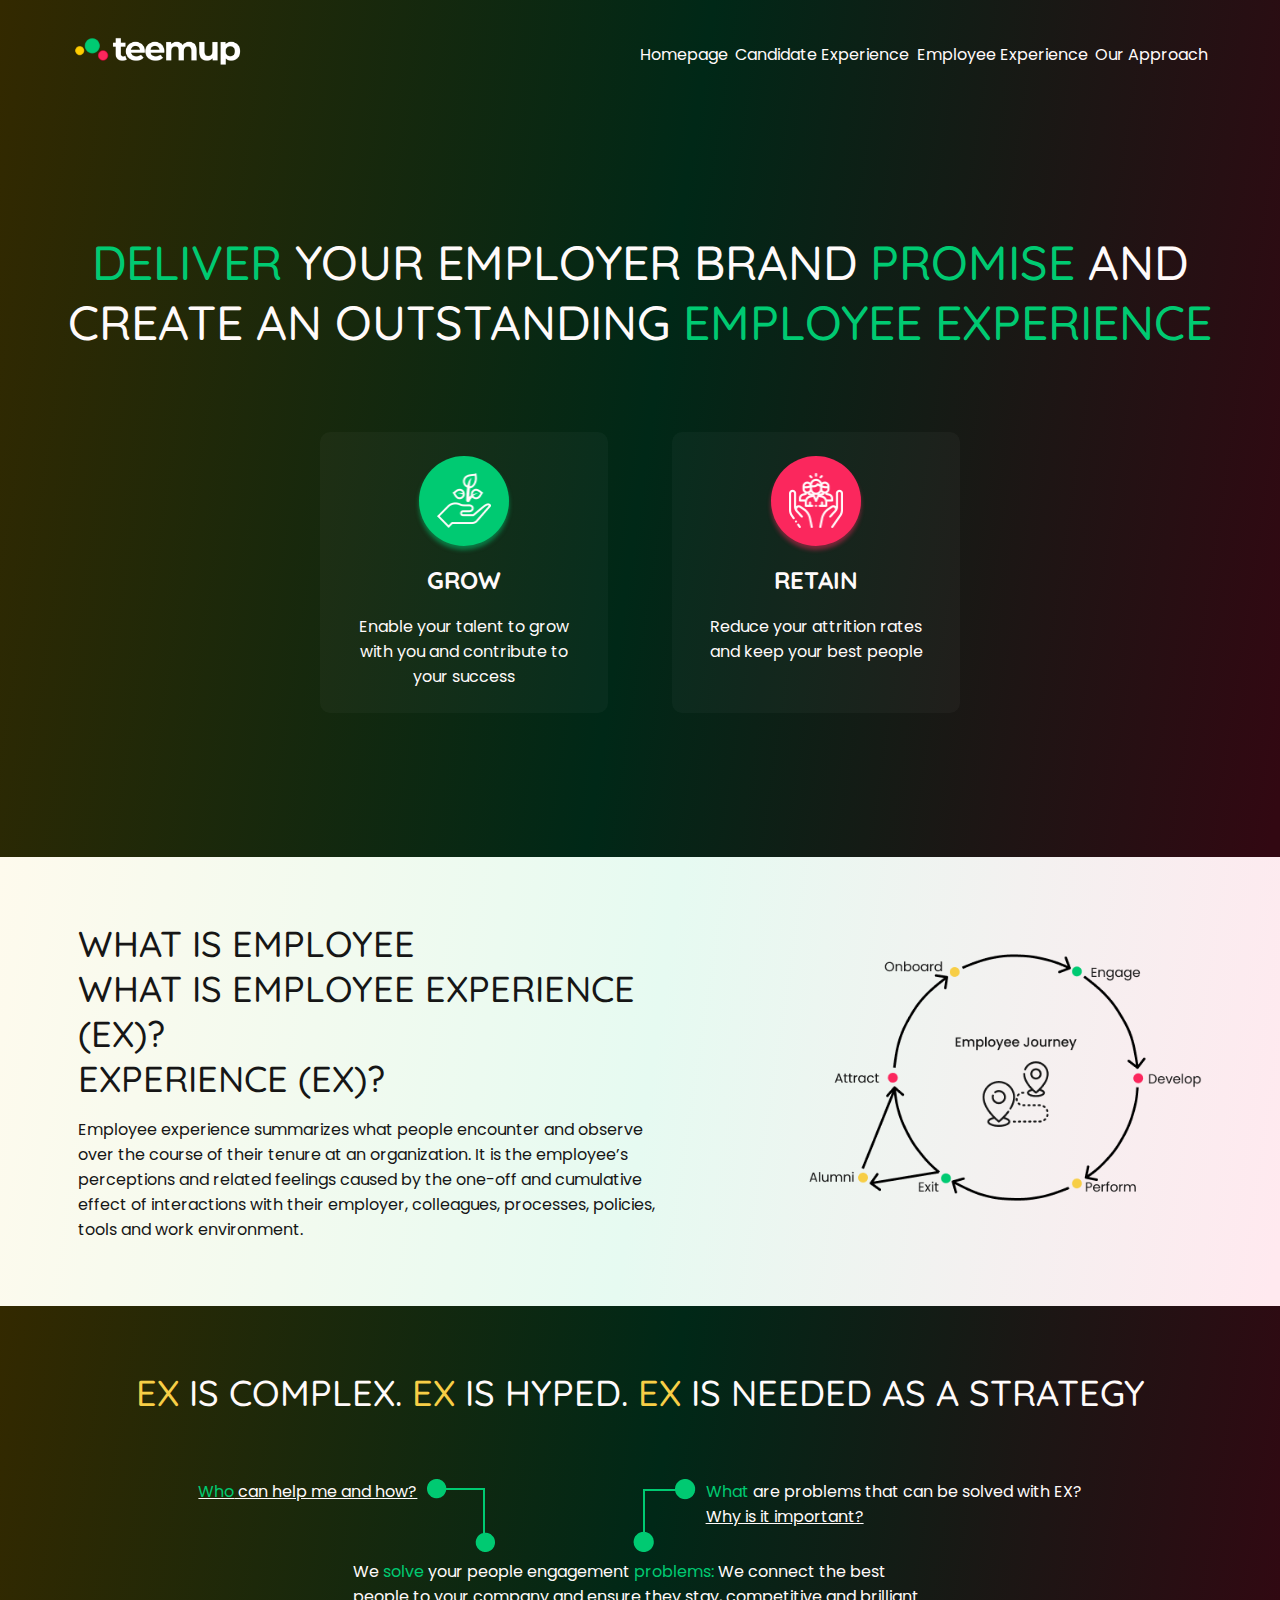
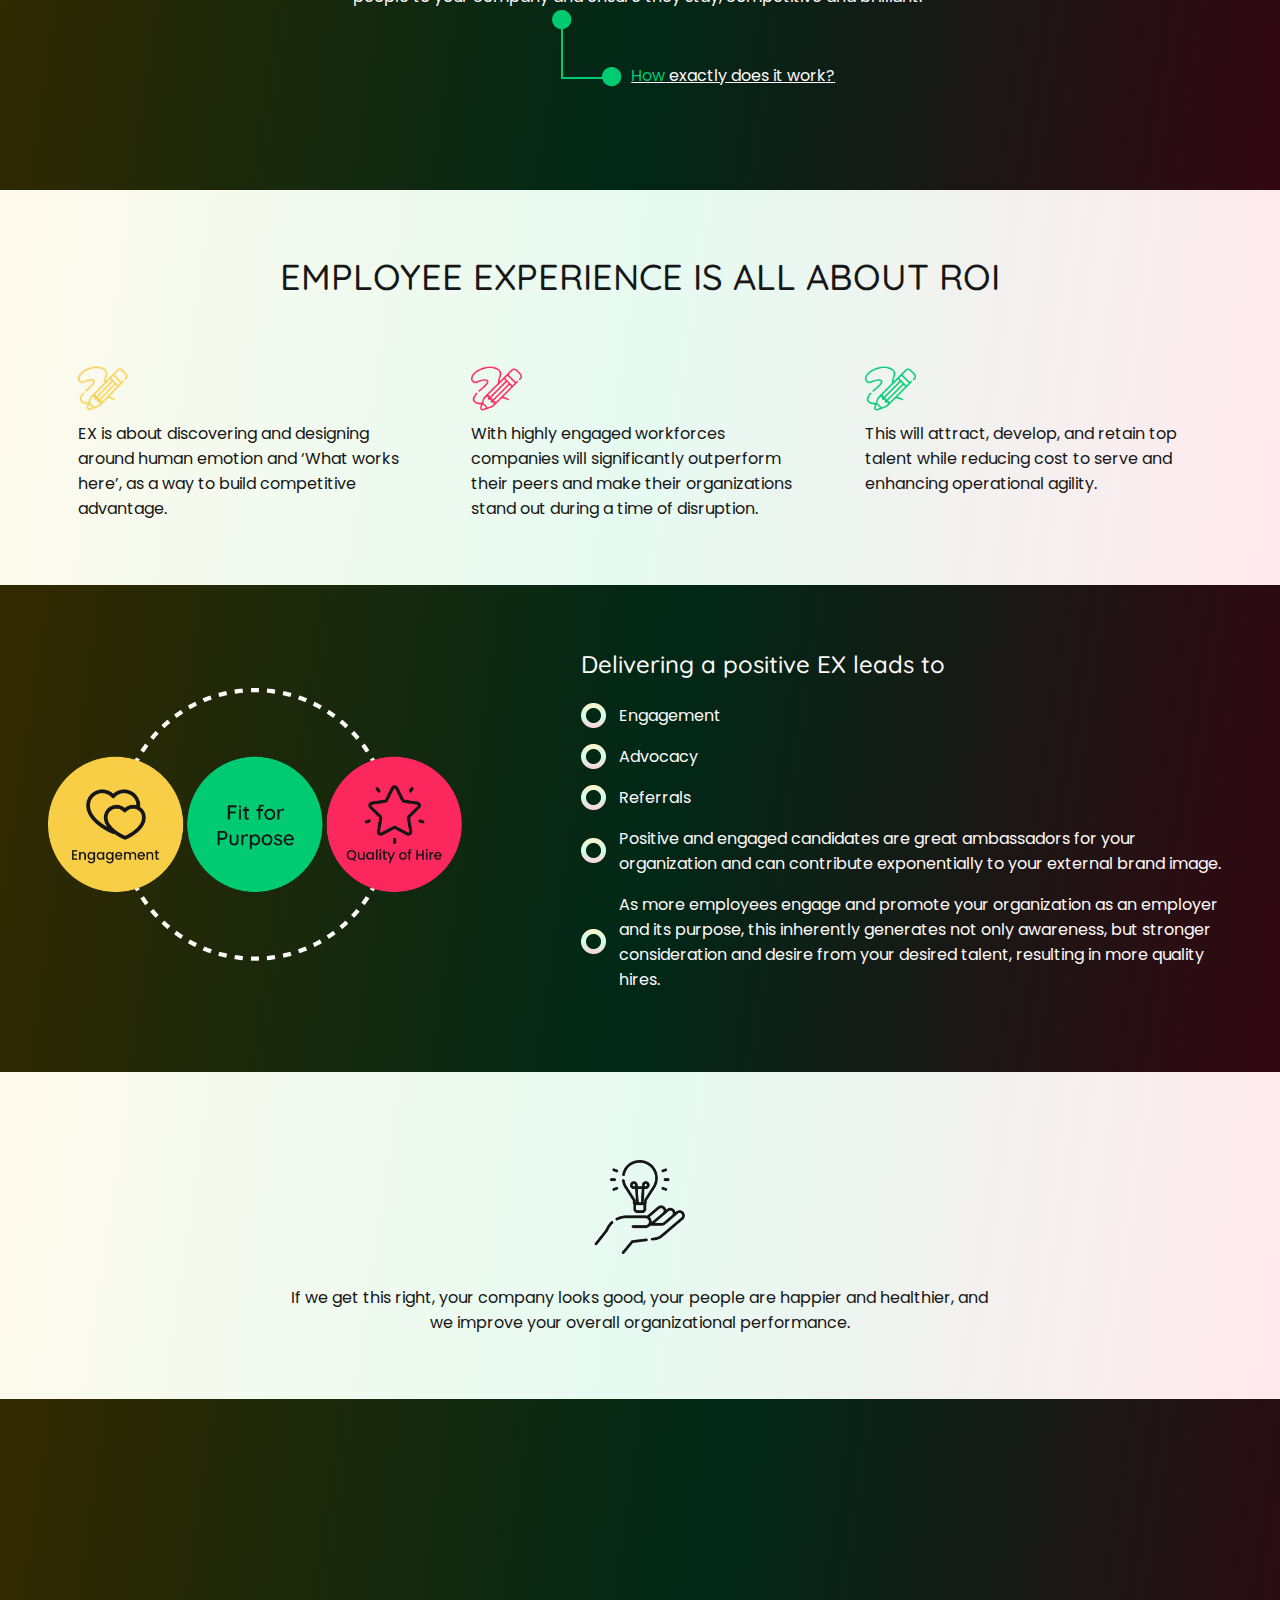
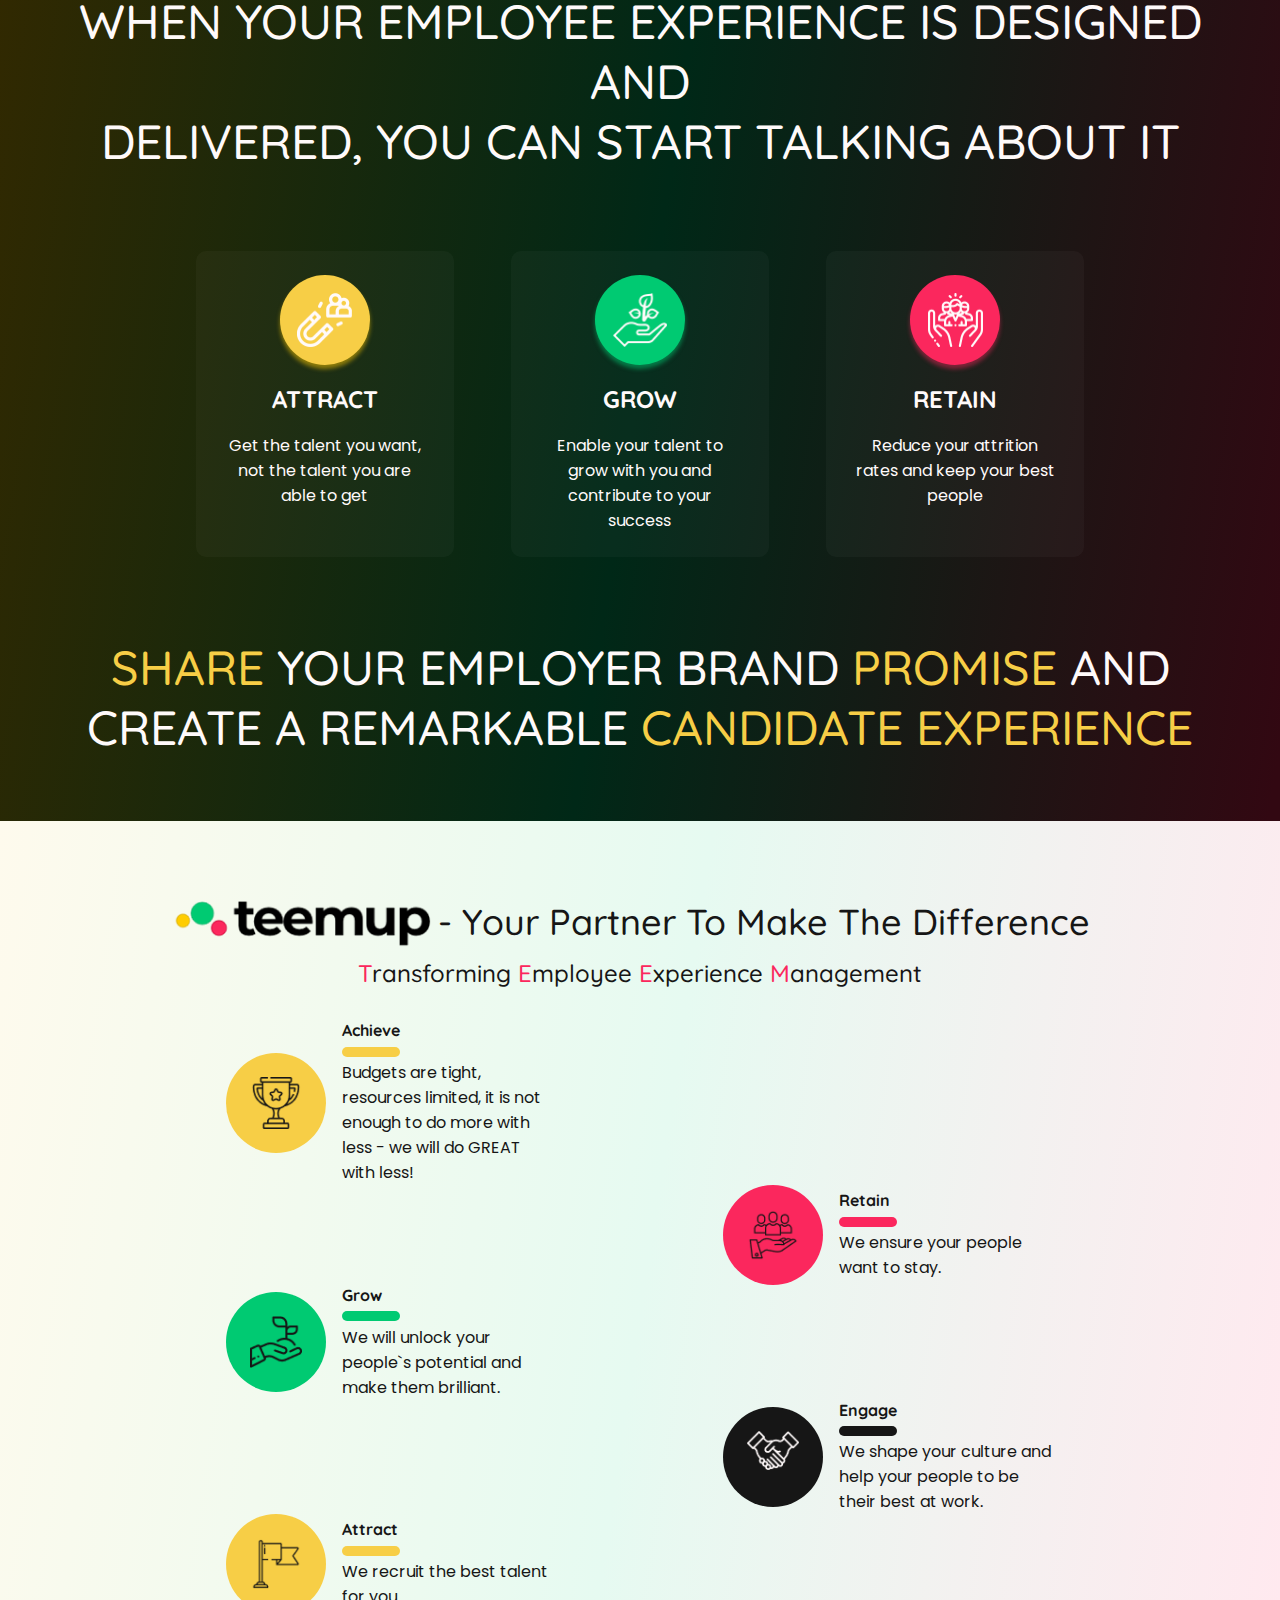
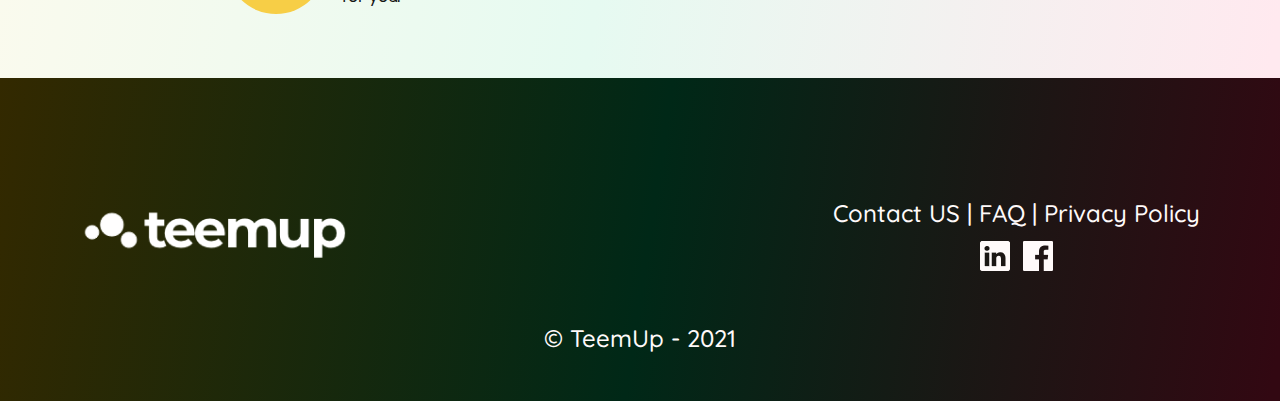
<file: grow.html>
<!DOCTYPE html>
<html lang="en">
<head>
    <meta charset="UTF-8">
    <meta http-equiv="X-UA-Compatible" content="IE=edge">
    <meta name="viewport" content="width=device-width, initial-scale=1.0">
    <title>Teemup</title>
    <link rel="shortcut icon" href="favicon.ico" type="image/x-icon">
    <link rel="stylesheet" href="style.css">
    <link rel="stylesheet" href="grow.css">
</head>
<body>
    <header class="header">
        <nav class="navbar">
            <div class="logo_box">
                <img src="./img/logo.png" alt="Teemup Logo" class="logo">
            </div>

            <div class="hamburger" id="hamburger">
                <div class=""></div>
                <div class="hamburger_mid"></div>
                <div class=""></div>
            </div>

            <div class="navbar_option">
                <ul class="nav_list">
                    <li class="nav_item"><a href="index.html" class="nav_links">
                        Homepage
                    </a></li>
                    <li class="nav_item"><a href="attract.html" class="nav_links">
                        Candidate Experience
                    </a></li>
                    <li class="nav_item"><a href="grow.html" class="nav_links">
                        Employee Experience
                    </a></li>
                    <li class="nav_item"><a href="approach" class="nav_links">
                        Our Approach
                    </a></li>
                        <!-- <select name="lang" id="lang">
                        <option value="english">EN</option>
                        <option value="german">GR</option>
                        </select> -->
                </ul>
            </div>
        </nav>

        <div class="header_main">
            <h1 class="primary_heading">
                <span id="green">Deliver</span> your employer brand <span id="green">promise</span> and
                <span class="primary_heading-span"> create an outstanding <span id="green">Employee Experience</span></span>
            </h1>

            <div class="header_main-cards" id="header_grow-cards">
            <!-- header card one for grow -->
                <div class="grow_card" id="change_grow-card">
                    <div class="grow_card-iconbox">
                        <img src="./img/seeding 1.png" alt="Hand with plant sprouting" class="grow_icon">
                    </div>

                    <h4 class="grow_heading">GROW</h4>

                    <p class="grow_text">
                        Enable your talent to grow 
                        with you and contribute 
                        to your success
                    </p>
                </div>

                  <!-- header card one for retain -->
                  <div class="retain_card" id="change_retain-card">
                    <div class="retain_card-iconbox">
                        <img src="./img/social-care 1.png" alt="Hand holding people" class="retain_icon">
                    </div>

                    <h4 class="retain_heading">RETAIN</h4>

                    <p class="retain_text">
                        Reduce your attrition rates
                        and keep your best people
                    </p>
                </div>

            </div>
        </div>
    </header>

    <section class="ex">
        <div class="ex_box">
            <div class="ex_one">
                <h2 class="secondary_heading ex_header" id="left" >
                    What is Employee <br>
                    What is Employee Experience (EX)? <br>
                    Experience (EX)?
                </h2>
                <p class="ex_text">
                    Employee experience summarizes what people encounter and observe 
                    over the course of their tenure at an organization. It is the employee’s 
                    perceptions and related feelings caused by the one-off and cumulative 
                    effect of interactions with their employer, colleagues, processes, policies,
                    tools and work environment.
                </p>
            </div>

            <div class="ex_two">
                <img src="./img/pie chart.png" alt="pie chart for experience" class="ex_chart-image">
            </div>
        </div>
    </section>

    <section class="is">
        <h2 class="secondary_heading">
           <span id="yellow">EX</span> is complex.<span id="yellow"> EX</span> is hyped.<span id="yellow"> EX</span> is needed as a strategy
        </h2>

        <div class="is_text">
            <div class="is_text-top">
                <div class="is_text-top1">
                    <p class="is_texttop-p1">
                        <a href="http://" class="is_text-toplink"><span id="green">Who</span> can help me and how? 
                        </a>
                    </p>
                    <span class="is_arrow-box">
                        <img src="./img/designed arrow.png" alt="line" class="is_arrow">
                    </span>
                </div>
                <div class="is_text-top2">
                    <span class="is_arrow-box">
                        <img src="./img/designed arrow 2.png" alt="line" class="is_arrow">
                    </span>

                    <p class="is_texttop-p2"><span id="green">What</span> are problems that can be solved with EX? <br>
                        <a href="http://" class="is_text-toplink is_text-block">Why is it important?</a>
                        </p>
                </div>
            </div>
            <p class="is_p">
                We <span id="green">solve</span> your people engagement <span id="green">problems:</span> We connect the best 
                people to your company and ensure they stay, competitive and brilliant.
            </p>

            <div class="is_text-bottom">
                <span class="is_arrow-box">
                    <img src="./img/designed_arrow3.png" alt="line" class="is_arrow">
                </span>

                <p class="is_text-bottomp">
                    <a href="http://" class="is_text-toplink"><span id="green">How</span> exactly does it work?</a>
                    </p>
            </div>

        </div>
    </section>

    <section class="roi">
        <h2 class="secondary_heading">
            Employee Experience is all about ROI
         </h2>
         <div class="roi_box">
                <div class="roi_box-one">
                    <div class="roi_box-iconbox">
                        <img src="./img/pencil (2) 1.png" alt="" class="roi_box-icon">
                    </div>
                    <p class="roi_box-text">
                        EX is about discovering and designing
                        around human emotion and ‘What works 
                        here’, as a way to build competitive 
                        advantage. 
                    </p>
                </div>

                <div class="roi_box-two">
                    <div class="roi_box-iconbox">
                        <img src="./img/pencil (2) 2pink.png" alt="" class="roi_box-icon">
                    </div>
                    <p class="roi_box-text">
                        With highly engaged workforces companies will 
                        significantly outperform their peers and make 
                        their organizations stand out during a time of 
                        disruption.
                    </p>
                </div>

                <div class="roi_box-three">
                    <div class="roi_box-iconbox">
                        <img src="./img/pencil (2) 3green.png" alt="" class="roi_box-icon">
                    </div>
                    <p class="roi_box-text">
                        This will attract, develop, and retain top talent 
                        while reducing cost to serve and enhancing 
                        operational agility. 
                    </p>
                </div>
         </div>
    </section>

    <section class="leads">
        <div class="leads_box">
            <div class="leads_chartbox">
                <img src="./img/chart of pie.png" alt="" class="leads_chart">
            </div>
            <div class="leads_list-box">
                <h3 class="tertiary_heading" id="left">
                    Delivering a positive EX leads to
                </h3>
                <div class="leads_list-holder">
                        <ul class="leads_list">
                            <li class="leads_item">
                                <div class="leads_item-imagebox">
                                    <img src="./img/list eclipse.png" alt="list icon" class="leads_item-image">
                                </div>
                                <p class="leads_item-text">Engagement</p>
                            </li>
        
                            <li class="leads_item">
                                <div class="leads_item-imagebox">
                                    <img src="./img/list eclipse.png" alt="list icon" class="leads_item-image">
                                </div>
                                <p class="leads_item-text">Advocacy
                                </p>
                            </li>
                            <li class="leads_item">
                                <div class="leads_item-imagebox">
                                    <img src="./img/list eclipse.png" alt="list icon" class="leads_item-image">
                                </div>
                                <p class="leads_item-text">Referrals
                                </p>
                            </li>
                            <li class="leads_item">
                                <div class="leads_item-imagebox">
                                    <img src="./img/list eclipse.png" alt="list icon" class="leads_item-image">
                                </div>
                                <p class="leads_item-text">Positive and engaged candidates are great ambassadors for your 
                                    organization and can contribute exponentially to your external brand image. </p>
                            </li>
                            <li class="leads_item">
                                <div class="leads_item-imagebox">
                                    <img src="./img/list eclipse.png" alt="list icon" class="leads_item-image">
                                </div>
                                <p class="leads_item-text">As more employees engage and promote your organization as an employer 
                                    and its purpose, this inherently generates not only awareness, but stronger 
                                    consideration and desire from your desired talent, resulting in more quality hires.
                                    </p>
                            </li>
                        </ul>
                 </div>
            </div>
        </div>
    </section>


    <section class="bulb">
        <div class="bulb_iconbox">
            <img src="./img/idea 1.png" alt="bulb in hand" class="bulb_icon">
        </div>
        <p class="bulb_text">
            If we get this right, your company looks good, 
            your people are happier and healthier, 
            and we improve your overall organizational performance.
        </p>
    </section>

    <section class="retain">

        <div class="header_main">
            <h1 class="primary_heading">
                When your Employee Experience is designed and
                <span class="primary_heading-span"> delivered, you can start talking about it</span>
            </h1>

            <!-- header card one for attract -->
            <div class="header_main-cards">
                <div class="attract_card">
                    <div class="attract_card-iconbox">
                        <img src="./img/attract-customers 1.png" alt="Magnet attracting people" class="attract_icon">
                    </div>

                    <h4 class="attract_heading">ATTRACT</h4>

                    <p class="attract_text">
                        Get the talent you want, not 
                        the talent you are able to get
                    </p>
                </div>
            
            <!-- header card one for grow -->
                <div class="grow_card">
                    <div class="grow_card-iconbox">
                        <img src="./img/seeding 1.png" alt="Hand with plant sprouting" class="grow_icon">
                    </div>

                    <h4 class="grow_heading">GROW</h4>

                    <p class="grow_text">
                        Enable your talent to grow 
                        with you and contribute 
                        to your success
                    </p>
                </div>

                  <!-- header card one for retain -->
                  <div class="retain_card">
                    <div class="retain_card-iconbox">
                        <img src="./img/social-care 1.png" alt="Hand holding people" class="retain_icon">
                    </div>

                    <h4 class="retain_heading">RETAIN</h4>

                    <p class="retain_text">
                        Reduce your attrition rates
                        and keep your best people
                    </p>
                </div>

            </div>
        </div>

            <h1 class="primary_heading">
                <span id="yellow">Share</span> your employer brand <span id="yellow">promise</span> and 
                <span class="primary_heading-span">create a remarkable <span id="yellow">Candidate Experience</span></span>
            </h1>

    </section>

    <section class="partner">
        <div class="partner_text-box">
            <h2 class="secondary_heading partner_heading">
              <span class="partner_logobox">
                  <img src="./img/logo black.png" alt="Teemup Logo" class="partner_logo">
              </span>  - Your partner to make the difference 
            </h2>
        </div>
        <h3 class="tertiary_heading"><span id="pink">T</span>ransforming <span id="pink">E</span>mployee <span id="pink">E</span>xperience <span id="pink">M</span>anagement</h3>

        <div class="partner_infobox">
            <div class="partner_info ">
                <div class="partner_iconbox partner_yellow">
                    <img src="./img/trophy (1) 1.png" alt="trophy icon" class="partner_icon">
                </div>
                <div class="partner_text">
                    <h4 class="">Achieve</h4>
                    <div class="partner_line partner_yellow"></div>
                    <p class="partner_p">Budgets are tight, resources
                        limited, it is not enough to 
                        do more with less - we 
                        will do GREAT with less!
                        </p>
                </div>
            </div>

            <!-- pink retain -->
            <div class="partner_info partner_right">
                <div class="partner_iconbox partner_pink">
                    <img src="./img/value 1.png" alt="trophy icon" class="partner_icon">
                </div>
                <div class="partner_text">
                    <h4 class="">Retain</h4>
                    <div class="partner_line partner_pink"></div>
                    <p class="partner_p">We ensure your 
                        people want to stay. 
                        </p>
                </div>
            </div>

            <!-- partner grow -->
            <div class="partner_info ">
                <div class="partner_iconbox partner_green">
                    <img src="./img/sprout (1) 1.png" alt="trophy icon" class="partner_icon">
                </div>
                <div class="partner_text">
                    <h4 class="">Grow</h4>
                    <div class="partner_line partner_green"></div>
                    <p class="partner_p">We will unlock your 
                        people`s potential and 
                        make them brilliant.        
                        </p>
                </div>
            </div>

            <!-- Engage retain -->
            <div class="partner_info partner_right">
                <div class="partner_iconbox partner_black">
                    <img src="./img/shake.png" alt="trophy icon" class="partner_icon">
                </div>
                <div class="partner_text">
                    <h4 class="">Engage</h4>
                    <div class="partner_line partner_black"></div>
                    <p class="partner_p">
                        We shape your culture 
                        and help your people
                         to be their best at work.                          
                        </p>
                </div>
            </div>

             <!-- Attract grow -->
             <div class="partner_info ">
                <div class="partner_iconbox partner_yellow">
                    <img src="./img/flag 1.png" alt="trophy icon" class="partner_icon">
                </div>
                <div class="partner_text">
                    <h4 class="">Attract</h4>
                    <div class="partner_line partner_yellow"></div>
                    <p class="partner_p">We recruit the best
                        talent for you.                             
                        </p>
                </div>
            </div>

        </div>
    </section>
    <footer class="footer">
        <div class="footer_bottom">
            <div class="footer_logobox">
                <img src="./img/footer logo.png" alt="Teemup logo" class="footer_logo">
            </div>

            <div class="footer_social-box">
                <h3 class="tertiary_heading">
                    Contact US | FAQ | Privacy Policy
                </h3>
                <div class="footer_social">
                    <a href="#" target="_blank" class="footer_social-link">
                        <img src="./img/Grouplinkedin.png" alt="Linkedin" class="footer_social-icon">
                    </a>
                    <a href="#" target="_blank" class="footer_social-link">
                        <img src="./img/Vectorfb.png" alt="Facebook" class="footer_social-icon">
                    </a>
                </div>
            </div>
        </div>
        <h3 class="footer_company tertiary_heading">
            &copy; TeemUp - 2021
        </h3>
    </footer>
</body>
</html>
</file>
<file: style.css>
@import url('https://fonts.googleapis.com/css2?family=Quicksand:wght@300;400;500;600;700&display=swap');
@import url('https://fonts.googleapis.com/css2?family=Poppins:wght@100;200;300;400;500;600;700;800&display=swap');

*,
*::after,
*::before{
    margin: 0;
    padding: 0;
    box-sizing: border-box;
}

:root {
    --black: #161616;
    --white: #FFFAFA;
    --pink: #FB275D;
    --yellow: #F7CE46;
    --green: #00CA72;
    --bgwhite: linear-gradient(98.55deg, #FEFAED 0%, #E6FAF1 50.66%, #FFE9EF 99.25%);
    --bgblack: linear-gradient(98.55deg, #332900 0%, #002817 50.66%, #320812 99.25%);
}


html{
    font-size: 16px;
}

body{
    color: var(--white);
    font-family: 'Poppins', sans-serif;
}

/* styling for header */
.header{
    /* height: 100vh; */
    padding: 0 0 4rem;
    background-image: var(--bgblack)
}

.logo_box{
    width: 15%;
}

.logo{
    width: 100%;
    object-fit: contain;
}

.header_main{
        margin: 8rem auto 5rem;
}

/* navbar styling */
.navbar{
    display: flex;
    justify-content: space-between;
    padding: 2rem 4.5rem;
}

.hamburger{
    display: none;
    width: 9%;
    padding: .5rem;
    /* margin: auto; */
}

.hamburger div{
    background-color: #fff;
    width: 100%;
    height: 2px;
}
.hamburger_mid{
    margin: .5rem auto;
}

.navbar_option{
    /* background-color: lawngreen; */
    width: 50%;

}

.nav_list{
    display: flex;
    justify-content: space-between;
    padding: .6rem 0 0;
    list-style: none;
}

.nav_links{
    color: inherit;
    text-decoration: none;
}

.nav_item{

}

/* styling for text */
h1,
h2,
h3,
h4{
    font-family: 'Quicksand', sans-serif;
}


.primary_heading,
.secondary_heading,
.tertiary_heading{
    font-weight: 500;
    /* line-height: 60px; */
    text-align: center;
}
.primary_heading{
    font-size: 3rem;
    text-transform: uppercase;
}

.primary_heading-span{
    display: block;
}

.secondary_heading{
    font-size: 2.25rem;
    text-transform: uppercase;
}

.tertiary_heading{
    font-size: 1.5rem;
}

#left{
    text-align: left;
}

#top{
    margin: 1.8rem 0;
}

.secondary_span{
    display: block;
}

#yellow{
    color: var(--yellow);
}

#green{
    color: var(--green);
}

#pink{
    color: var(--pink);
}




.text_heading{
    /* font-weight: 500; */
}

/* header cards */
.header_main-cards{
    display: flex;
    justify-content: space-between;
    width: 75%;
    margin: 5rem auto 0;

}

.attract_card,
.grow_card,
.retain_card{
    text-align: center;
    background-color: rgba(255, 250, 250, 0.03);
    border-radius: 10px;
    width: 29%;
    padding: 24px;
}

.attract_icon,
.grow_icon,
.retain_icon{
    width: 100%;
    object-fit: contain;
}

.attract_card-iconbox,
.grow_card-iconbox,
.retain_card-iconbox{
    border-radius: 50%;
    padding: 1.1rem;
    width: 90px;
    height: 90px;
    margin: auto;
}

.attract_card-iconbox{  
    background-color: var(--yellow);
    box-shadow: 0px 4px 4px rgba(255, 204, 0, 0.5);
}

.grow_card-iconbox{  
    background-color: var(--green);
    box-shadow: 0px 4px 4px rgba(0, 202, 114, 0.5);
}

.retain_card-iconbox{
    background: var(--pink);
    box-shadow: 0px 4px 4px rgba(251, 39, 93, 0.45);
}

.attract_heading,
.grow_heading,
.retain_heading{
    font-size: 1.5rem;
    margin: 1.2rem auto;
}

/* optimize */
.optimize{
    text-align: center;
    padding: 4rem 0;
    color: var(--black);
    background-image: var(--bgwhite);
}

.optimize_paragraph{
    margin: .8rem 0 0;
}

.optimize_box{
    /* background-color: lightpink; */
    position: relative;
    margin: 6rem 0 0;
    padding: 16rem 0 22rem ;
}

.map{
    height: 600px;
    width: 100%;
    /* background-color: lightslategray; */
}

.map_image{
    width: 100%;
    object-fit: contain;
}

.touchpoint_text,
.development_text,
.onboard_text,
.perform_text{
    text-align: left;
    position: absolute;
}

.touchpoint_text{
    top: 0;
    left: 3rem;
}

.development_text{
    top: 9.5rem;
    right: 19rem;
}

.onboard_text{
    left: 24rem;
}

.perform_text{
    bottom: 3rem;
    right: 3rem;
}

.touchpoint_list,
.development_list,
.onboard_list,
.perform_list{
    list-style: none;
}   

.touchpoint_item,
.development_item,
.onboard_item,
.perform_item{
    padding: .5rem 0 0;
}

.touchpoint_head,
.development_head,
.onboard_head,
.perform_head{
    text-transform: capitalize;
}

/* Styling for employee */
.th{
        /* background-color: green; */
} 
.cw,
.th{
    /* background-color: red; */
    display: flex;
    justify-content: space-between;
    width: 38%;
}
.ec{
    width: 18%;
    display: flex;
    /* background-color: rgba(255, 204, 0, 0.5); */
    justify-content: center;
}

.cw_card,
.th_card,
.employer_card{
    padding: 0.7rem .6rem .5rem;
    background: rgba(255, 250, 250, 0.03);
    border-top: 2px solid var(--white);
    border-left: 2px solid var(--white);
    border-right: 2px solid var(--white);
    border-bottom: 4px solid var(--pink);
    border-radius: 5px;
    text-align: center;
}

.cw_card,
.th_card{
    width: 45%;
}

.employer{
    background-image: var(--bgblack);
    padding: 4rem 2.5rem;
    text-align: center;
}

.employer_box{
    padding: 6rem 0 0;
    display: flex;
    justify-content: space-between;
}

.employer_card{
    width: 90%;
}
/* .employer_card{
    padding: 0.7rem 1.5rem 1.5rem;
} */

.human_card{
    padding: 0.7rem .5rem 1.5rem;
}

.employer_iconbox{
    width: 80px;
    height: 80px;
    margin: 0 auto;
    background-image: url("./img/Ellipse\ 45.png");
    padding: 19px 21px;
    background-size: contain;
}

.employer_iconbox-linear{
    width: 100%;
    object-fit: contain;
}

.culture_heading,
.workplace_heading,
.ex_heading,
.tech_heading,
.human_heading{
    margin: 1rem auto;
}

.ex_heading{
    color: var(--pink);
}

/* styling for persona */
.persona{
    background-image: var(--bgwhite);
    padding: 4rem 2.5rem;
    color: var(--black);
}

.persona_box{
    display: flex;
    justify-content: space-between;
    margin: 5rem 0;
}

.talent,
.starter,
.employee{
    width: 30%;
    padding: 2.1rem 2.4rem 3.5rem;
}

.talent{
    border: 2px solid var(--yellow);
}

.starter{
    border: 2px solid var(--green);
}

.employee{
    border: 2px solid var(--pink);   
}

.talent_top{
    display: flex;
    justify-content: space-between;
    align-items: center;
}

.talent_head{

}

.talent_iconbox{
    width: 30%;
}

.talent_icon{
    width: 100%;
    object-fit: contain;
}

.talent_design-line{
    display: flex;
    align-items: center;
}


.design_line,
.design_line-s,
.design_line-e{
    height: 0.25rem;
    border-radius: 10px;
    border-bottom-right-radius: 0px;
    border-top-right-radius: 0px;
    flex: auto;
}

.design_line,
.design_round{
    background-color: var(--yellow);
}

.design_round,
.design_round-s,
.design_round-e{
    height: 1.25rem;
    width: 1.25rem;
    border-radius: 50%;
}

.design_line-s,
.design_round-s{
    background-color: var(--green);
}

.design_line-e,
.design_round-e{
    background-color: var(--pink);
}

.toptext_details{
    display: flex;
    align-items: center;
}

.toptext_details-iconbox{
    width: 30%;
    margin: 0 .5rem 0 0;
}

.toptext_details-icon{
    width: 100%;
    object-fit: contain;
}

.toptext_details-p{
    font-size: 0.87rem;
}

.talent_middletext{
    margin: 2rem 0;
}

/* styling for empathy */
.empathy{
    background-image: var(--bgblack);
    padding: 4rem 3rem;
    display: flex;
    justify-content: space-between;
    align-items: center;
}

.empathy_one{
    /* background-color: lime; */
    text-align: left;
    width: 55%;
}

.empathy_two{
    /* background-color: maroon; */
    display: flex;
    justify-content: space-between;
    flex-wrap: wrap;
    max-width: 35%;
    
}

.empathy_option-one{
    display: flex;
    flex-direction: column;
    align-items: center;

}
.empathy_text{
    margin: 0.6rem 0 0;
    max-width: 70%;
}

.empathy_round{
    width: 7.4rem;
    height: 7.4rem;
    border-radius: 50%;
    padding: 1.5rem;
    background-color: rgba(255, 250, 250, 0.03);
}

.empathy_box{
    border-radius: 10px;
    text-align: center;
    padding: 0.7rem 0;
    background-color: rgba(255, 250, 250, 0.03);
    margin: .8rem 0 0;
    width: 11.8rem;
}

.empathy_icon{
    width: 100%;
    object-fit: contain;
}

/* styling in approach */
.approach{
    background-image: var(--bgwhite);
    padding: 3rem 3rem;
    color: var(--black);
    text-align: center;
}

.approach_box{
    display: flex;
    justify-content: space-between;
    margin: 5rem 0 0;
}

.approach_box-deliver,
.approach_box-analyze,
.approach_box-priotize{
    width: 28%;
    /* background-color: chocolate; */
}
.approach_heading{
    text-transform: capitalize;
    padding: 1.1rem 0 0.3rem;
}

.approach_p{
    width: 80%;
    margin: 0 auto;
}

.approach_box-iconbox{
    width: 70%;
    margin: 0 auto;
}

.approach_box-icon{
    width: 100%;
    object-fit: contain;
}

.approach_btn{
    background-color: var(--black);
    color: var(--white);
    text-decoration: none;
    padding: 1rem 1.8rem;
    border-radius: 8px;
    margin: 4rem 0;
    display: inline-block;
}

/* styling for thinking */

.thinking{
    background-image: var(--bgblack);
    padding: 3rem 0;
    text-align: center;
}

.thinking_list{
    margin: 3rem auto;
    text-align: left;
    max-width: 60%;
}
.think_list{
    display: inline-block;
    /* list-style: decimal; */
}

.think_item{
    padding: 0 0 1.5rem;
}

.think_btn{
    background-color: var(--white);
    color: var(--black);
    text-decoration: none;
    padding: 1rem 1.8rem;
    border-radius: 8px;
    margin: 2rem 0;
    display: inline-block;
}

/* styling fro contact form */

.contact_section{
    padding: 3rem 0;
    color: var(--black);
    background-image: var(--bgwhite);
}

.contact_section-p{
    text-align: center;
}

.contact_form-box{
    max-width: 70%;
    margin: 0 auto;
}

.form_top{
    display: flex;
    justify-content: space-between;
    margin: 3rem 0 0;
}


.input{
    padding: 1rem 1.5rem;
    background: var(--white);
    border: 2px solid rgba(22, 22, 22, 0.5);
    border-radius: 3px;
    display: block;
    margin: 1rem 0;
    width: 100%;
}

.input::placeholder{
    font-family: 'Poppins', sans-serif;
    font-size: 16px;
    color: var(--black);
}

#email, #message{
    width: 100%;
}

.input_name,
.input_company{
    width: 48%;
    display: block;
}

.message{
    padding: 1rem 1.5rem 7rem;
}

.checkbox_link{
    color: var(--pink);
    text-decoration: none;
}

.check_text-box{
    display: flex;
}

.check_text{
    text-align: left;
    padding: 0 0 0 1.5rem;
}

.form_btn{
    background-color: var(--black);
    color: var(--white);
    text-decoration: none;
    padding: 1rem 1.8rem;
    border-radius: 8px;
    border: none;
    margin: 4rem 0;
    display: inline-block;
    font-size: 1rem;
}


/* styling of footer */
.footer{
    background-image: var(--bgblack);
    padding: 3rem 5rem;
}
.footer_top{
    display: flex;
    justify-content: space-between;
    /* background-color: red; */
}

.footer_top-heading{
    text-transform: capitalize;
}

.footer_top-sub{
    margin: 1rem 0 0;
}

.footer_top-right{
    margin: .5rem 0 0;
    width: 32%;
}

.footer_bubbles{
    width: 100%;
    object-fit: contain;
}

.footer_bottom{
    /* background-color: red; */
    display: flex;
    justify-content: space-between;
    margin: 4.5rem 0 2rem;
}

.footer_list{
 list-style: none;
 /* display: block; */
}

.footer_item{
   display: flex;
   /* background-color: rebeccapurple; */
   align-items: center;
   padding: 0 0 .8rem;
}

.footer_item-text{
    margin: 0 0 0 .5rem;
}
.footer_item-imagebox{
    width: 1.2rem;
    height: 1.2rem;
    /* background-color: green; */
}

.footer_item-image{
    width: 100%;
    object-fit: contain;
}

.footer_item-box{

}

.footer_list-box{
    display: flex;
    /* justify-content: space-between; */
    padding: 1.2rem 0 0
}

.footer_list-left,
.footer_list-right{
    width: 40%;
    /* background-color: rosybrown; */
}

.footer_list-right{
    
}

.footer_colored-text{
    padding: 1.5rem 0 0;
    text-align: left;
}

.pink_color{
    color: var(--pink);
}

.footer_logobox{
    /* width: 30%; */
}

.footer_logo{
    width: 100%;
    object-fit: contain;
}

.footer_social-box{
    text-align: center;
}

.footer_social{
    margin: .8rem auto;
    width: 20%;
    display: flex;
    /* align-content: center; */
    justify-content: space-between;
    /* background-color: royalblue; */
}

.footer_social-link{
    /* display: block; */
}

.footer_company{
    text-align: center;
    /* background-color: royalblue; */
}
@media screen and (max-width: 800px) {
    html{
        font-size: 12px;
    }

    /* header styling */
    .header_main{
        margin: 4rem auto 2.5rem;
        width: 90%;
    }  
    
    .header_main-cards{
        width: 85%;
        margin: 3rem auto 0;
    }

    .attract_card, .grow_card, .retain_card {
        width: 30%;
        padding: 14px;
    }

    .attract_card-iconbox, 
    .grow_card-iconbox, 
    .retain_card-iconbox {
        width: 60px;
        height: 60px;
    }
    /* navbar styling */
    .navbar_option{
        /* background-color: lawngreen; */
        width: 70%;
    }

    .nav_list{
        padding: 0.3rem 0 0;
    }

    /* styling for text */
    .primary_heading{
        font-size: 2.5rem;
    }
    
    /* .secondary_heading{
        font-size: 1.5rem;
        text-transform: uppercase;
    } */

    .tertiary_heading{
        font-size: 1.4rem;
    }

    /* optimize section */
    .optimize_box{
        margin: 2.5rem 0 0;
        /* padding: 16rem 0 22rem ; */
    }

    .map{
        height: auto;
    }

    .touchpoint_text{
        top: 0;
        left: 2rem;
    }

    .development_text{
        top: 7.5rem;
        right: 13rem;
    }

    .onboard_text{
        bottom: 7rem;
        left: 14rem;
    }

    .perform_text{
        bottom: 8rem;
    }

     /* Styling for employee */
     .th,
     .cw{
     width: 80%;
     margin: auto;
     }
     .ec{
     width: 40%;
     margin: 2rem auto;
     }
 
 
     .employer_box{
     padding: 4rem 0 0;
     flex-direction: column;
     }
 




     /* persona stlying */
     .persona_box{
        margin: 2rem 0;
     }
     
     .talent,
     .starter,
     .employee{
         width: 32%;
         padding: 2rem 1rem 3.5rem;
     }
 
     .starter{
         /* margin: 2rem 0; */
     }
     .design_round, .design_round-s, .design_round-e {
        height: .6rem;
        width: 0.6rem;
     }
     .design_line, .design_line-s, .design_line-e {
        height: 0.15rem;
     }

     /* styling for approach */
     .approach_box-analyze{
        margin: -.9rem 0 0;
     }

     /* styling for thinking */
     .thinking_list{
        margin: 3rem auto 1.5rem;
     }

     /* form stlying */
     .input::placeholder{
        font-size: 11px;
    }

    /* footer */
    .footer_top-right{
        width: 45%;
    }

    .footer_logobox{
        width: 30%;
    }
    .footer_social{
        width: 27%;
    }
}

@media screen and (max-width: 600px) {
    html{
        font-size: 9px;
    }

    .navbar{
        position: relative;
        align-items: center;
    }

    .hamburger{
        display: block;
        cursor: pointer;
    }

    .navbar_option{
        position: absolute;
        width: 100%;
        background-image: var(--bgblack);
        left: -100%;
        transition: 0.3s;
        box-shadow:
            0 10px 27px rgba(0, 0, 0, 0.05); 
    }

    .nav_list{
        flex-direction: column;
        /* width: 100%; */
        margin: 1rem 0 ;
        /* text-align: center; */
    }

    .nav_links{
        margin: 1rem 0;
        font-size: 1.5rem;
        display: inline-block;
    }

    .logo_box{
        width: 25%;
    }

    .header_main{
        margin: 2rem auto 2rem;
        width: 90%;
    }

        /* styling for text */
    .primary_heading{
        font-size: 1.8rem;
        /* text-transform: uppercase; */
    }

    .secondary_heading{
        font-size: 1.5rem;
        text-transform: uppercase;
    }

        /* header cards */
    .header_main-cards{
        flex-direction: column;
        align-items: center;
        margin: 2rem auto 0;

    }

    .attract_card,
    .grow_card,
    .retain_card{
        width: 70%;
        margin: 2rem auto;
    }

    .attract_card-iconbox,
    .grow_card-iconbox,
    .retain_card-iconbox{
        /* border-radius: 50%; */
        /* padding: 1.1rem; */
        width: 50px;
        height: 50px;
        /* margin: auto; */
    }

    .optimize{
        padding: 4rem 0 0;
    }

    .optimize_paragraph{
        width: 70%;
        margin: .8rem auto 0;
    }

    .optimize_box{
        margin: 2.5rem 0 0;
        padding: 16rem 0 22rem ;
    }

    .map{
        height: auto;
    }

    .touchpoint_text{
        top: 1rem;
        left: 2rem;
    }

    .development_text{
        top: 7.5rem;
        right: 4rem;
    }

    .onboard_text{
        left: 10rem;
    }

    .perform_text{
        bottom: 8rem;
        /* right: 3rem; */
    }

        /* Styling for employee */
    .th,
    .cw{
    width: 100%;
    }
    .ec{
    width: 50%;
    margin: 2rem auto;
    }


    .employer_box{
    padding: 2rem 0 0;
    flex-direction: column;
    }

    .employer_iconbox{
    width: 50px;
    height: 50px;
    padding: 11px 13px;
    }

    .th_card,
    .employer_card,
    .cw_card{
        border-top: 1px solid var(--white);
        border-left: 1px solid var(--white);
        border-right: 1px solid var(--white);
        border-bottom: 2px solid var(--pink);
    }

    /* persona stlying */
    .persona_box{
        /* display: flex;
        justify-content: space-between; */
        margin: 2rem 0;
        flex-direction: column;
        align-items: center;
    }
    
    .talent,
    .starter,
    .employee{
        width: 70%;
        /* padding: 2.1rem 2.4rem 3.5rem; */
    }

    .starter{
        margin: 2rem 0;
    }
    

        /* styling in approach */
    .approach_box-deliver h2{
        color: var(--yellow);
    }
    .approach_box-analyze{
        margin: -7px 0 0;
    }

    .approach_box-analyze h2{
        color: var(--pink);
    }
    .approach_box-priotize h2{
        color: var(--green);
        /* width: 28%; */
        /* background-color: chocolate; */
    }
    .approach_heading{
        /* text-transform: capitalize;
        padding: 1.1rem 0 0.3rem; */
    }

    .approach_p{
        width: 100%;
        /* margin: 0 auto; */
    }

    .approach_box-iconbox{
        /* background-color: greenyellow; */
        width: 80%;
        /* margin: 0 auto; */
    }

        /* styling for thinking */
    .thinking_list{
        margin: 3rem auto 2rem;
        max-width: 70%;
    }
    .think_list{
        display: inline-block;
    }


        /* styling fro contact form */
    .contact_form-box{
        max-width: 80%;
    }

    .form_top{
        margin: 2rem 0 -1rem;
    }

    .input{
        padding: .7rem 1.2rem .9rem;
        border: 1px solid rgba(22, 22, 22, 0.5);
    }

    .input::placeholder{
        font-size: 9px;
    }

    .message{
        padding: 1rem 1.5rem 7rem;
    }

        /* styling of footer */
    /* .footer{
        background-image: var(--bgblack);
        padding: 3rem 5rem;
    } */
    .footer_top{
        flex-direction: column-reverse;
    }

    .footer_top-sub{
        margin: 1rem 0 0;
    }

    .footer_top-right{
        margin: .5rem 0 2rem;
        width: 80%;
    }

    .footer_item{
    display: flex;
    /* background-color: rebeccapurple; */
    align-items: center;
    padding: 0 0 .8rem;
    }

    .footer_item-text{
        margin: 0 0 0 .5rem;
    }


    .footer_list-left,
    .footer_list-right{
        width: 50%;
        /* background-color: rosybrown; */
    }

    .footer_list-right{
        
    }

    .footer_colored-text{
        padding: 1.5rem 0 0;
        text-align: left;
    }

    .footer_logobox{
        width: 25%;

    }

    .footer_social-link{
        /* display: block; */
    }

    .footer_social-icon{
        width: 20px;
        margin: 0 .5rem 0;
    }

        
}

@media screen and (max-width: 400px) {
    .optimize_box{
        margin: 5rem 0 0;
    }
    .touchpoint_text{
        width: 45%;
        top: -2rem;
        left: 2rem;
    }

    .development_text{
        width: 40%;
        top: 5rem;
        right: 2rem;
    }

    .onboard_text{
        width: 40%;
        left: 6rem;
    }
    .perform_text{
        bottom: 10rem;
        right: 1rem;
    }
}
</file>
<file: attract.css>
.journey{
    padding: 4rem 0;
    color: var(--black);
    background-image: var(--bgwhite);
}
.journey_map{
    width: 80%;
    margin: 3.5rem auto;
}

.journey_map-image{
    width: 100%;
    object-fit: contain;
}

.drivers{
    padding: 4rem 0;
    /* color: var(--black); */
    background-image: var(--bgblack);
}

.driver_box{
    display: flex;
    justify-content: space-between;
    width: 80%;
    margin: 3.5rem auto;
    /* background-color: red; */
}

.driver_card,
.positive_card{
    background: rgba(255, 250, 250, 0.03);
    border-top: 2px solid var(--white);
    border-left: 2px solid var(--white);
    border-right: 2px solid var(--white);
    border-bottom: 4px solid var(--pink);
    border-radius: 5px;
    text-align: center;
    position: relative;
    z-index: 1;
    background-image: var(--bgblack);
}

.driver_card{
    width: 30%;
    padding: 0.7rem .6rem .5rem;
    /* position: relative;
    z-index: 1;
    background-image: var(--bgblack); */
}

.positive_card{
    width: 70%;
    margin: 0 auto;
    padding: 5rem .6rem 5rem;
}

.driver_box-left{
    width: 70%;
    /* background-color: grey; */
}

.driver_box-right{
   /* background-color: grey; */
   width: 30%;
   display: flex;
   align-items: center;
}

.driver_box-top,
.driver_box-bottom{
    display: flex;
    justify-content: space-between;
    position: relative;
}

.driver_box-line{
    background-color: var(--white);
    width: 120%;
    position: absolute;
    height: 3px;
    top: 47%;
    z-index: 0;

}

.driver_box-bottom{
    margin: 4rem 0 0;
}

.driver_iconbox{
    width: 80px;
    height: 80px;
    margin: 0 auto;
    background-image: url("./img/Ellipse\ 45.png");
    padding: 19px 21px;
    background-size: contain;
}
    
.driver_iconbox-linear{
    width: 100%;
    object-fit: contain;
}

.technology_heading,
.clarity_heading,
.attractiveness_heading,
.fairness_heading,
.personalization_heading,
.timeliness_heading,
.positive_heading{
    margin: 1rem auto;
}


/* styling for build */

.build{
    background-image: var(--bgwhite);
    color: var(--black);
    padding: 4rem 0;
}

.build_box-top{
    display: flex;
    width: 90%;
    margin: 3.5rem auto;
    justify-content: space-between;
}
.build_box-bottom{
    display: flex;
    width: 90%;
    margin: 3.5rem auto;
}

.build_box-one,
.build_box-two,
.build_box-three,
.build_box-four,
.build_box-five{
    text-align: left;
    width: 30%;
    /* background-color: honeydew; */
}

.build_box-five{
    margin: 0 0 0 5%;
}

.build_box-iconbox{
    width: 25%;
}

.build_box-icon{
    width: 100%;
    object-fit: contain;
}

@media screen and (max-width: 600px) {
    .journey {
        padding: 2rem 0 .5rem
    }

    .driver_box{
        flex-direction: column;
        width: 90%;
    }

    .driver_box-left{
        width: 100%;
    }

    .driver_iconbox{
        width: 50px;
        height: 50px;
        padding: 10px 12px;
    }

    .driver_box-line{
        display: none;
    }

    .driver_card,
    .positive_card{
    background: rgba(255, 250, 250, 0.03);
    border-top: 1px solid var(--white);
    border-left: 1px solid var(--white);
    border-right: 1px solid var(--white);
    border-bottom: 2px solid var(--pink);
    background-image: none;
    }

    .driver_box-right{
        width: 90%;
        margin: auto;
    }

    .positive_card {
        width: 65%;
        margin: 4rem auto 0;
        padding: 3rem 2rem 3rem
    }
    .build h2{
        width: 90%;
        margin: auto;
    }
    
    .build_box-top{
        margin: 0 auto;
        flex-direction: column;
    }
    .build_box-bottom{
        margin: 0 auto;
        flex-direction: column;
    }
    
    .build_box-one,
    .build_box-two,
    .build_box-three,
    .build_box-four,
    .build_box-five{
        margin: 3rem auto 0;
        width: 80%;
    }
    
    .build_box-five{
        margin: 3rem auto 0;
    }
    
    .build_box-iconbox{
        width: 12%;
        margin-bottom: .6rem;
    }
} 

@media screen and (max-width: 340px){
    .build_box-iconbox{
        width: 18%;
        margin-bottom: .6rem;
    }
}
</file>
<file: grow.css>
/* general */
section{
    padding: 4rem 3rem;
}

#header_grow-cards{
    width: 50%;
}

#change_grow-card,
#change_retain-card{
    width: 45%;
}

.ex{
    background-image: var(--bgwhite);
    color: var(--black);
}
.ex_box{
    display: flex;
    width: 95%;
    margin: auto;
    justify-content: space-between;
    align-items: center;
}

.ex_one{
    width: 58%;
}

.ex_two{
    width: 35%;
}

.ex_text{
    width: 90%;
}

.ex_header{
    margin: 0 0 1rem 0;
}

.ex_chart-image{
    width: 100%;
    object-fit: contain;
}


/* styling for is section */
.is{
    background-image: var(--bgblack);
}

.is_p{
    width: 65%;
    margin: auto;
}

.is_text{
    padding: 2rem;
    width: 80%;
    margin: auto;
    
}

.is_text-top{
    display: flex;
    justify-content: space-between;
    /* background-color: red; */
    margin: 2rem 0 0;
}

.is_text-top1,
.is_text-top2{
    display: flex;
}

.is_text-toplink{
    color: inherit;
}

.is_texttop-p1{
    margin: 0 .6rem 0 0;
}

.is_texttop-p2{
    margin: 0 0 0 .6rem;
}

.is_arrow-box{
    /* background-color: green; */
    /* width: 20%; */
}
.is_arrow{
    width: 100%;
    object-fit: contain;
}
.is_text-bottom{
    display: flex;
    align-items: flex-end;
    margin: 0 0 0 auto;
    width: 60%;
}

.is_text-bottomp{
    margin: 0 0 0.4rem .6rem;
}

/* styling for roi */
.roi{
    background-image: var(--bgwhite);
    color: var(--black);
}

.roi_box{
    display: flex;
    justify-content: space-between;
    width: 95%;
    margin: 4rem auto 0;
}

.roi_box-iconbox{
    width: 15%;
}

.roi_box-icon{
    width: 100%;
    object-fit: contain;
}

.roi_box-one,
.roi_box-two,
.roi_box-three{
    width: 30%;
}

/* stlying for leads */
.leads{
    background-image: var(--bgblack);
}

.leads_box{
    display: flex;
    justify-content: space-between;
    align-items: center;
}

.leads_chartbox{
    width: 35%;
}

.leads_chart{
    width: 100%;
    object-fit: contain;
}

.leads_list-box{
    width: 55%;
    /* background-color: chocolate; */
}

.leads_list-holder{
    margin: 1.5rem 0 0;
}

.leads_list{
    list-style: none;
}

.leads_item{
    display: flex;
    align-items: center;
    margin: 0 0 1rem 0;
}

.leads_item-imagebox{
    margin: 0 .8rem 0 0;
    display: flex;
}


/* styling for bulb */
.bulb{
    color: var(--black);
    background-image: var(--bgwhite);
}

.bulb_iconbox{
    width: 8%;
    margin: 1.5rem auto;
}

.bulb_icon{
    width: 100%;
    object-fit: contain;
}

.bulb_text{
    width: 60%;
    margin: 0 auto;
    text-align: center;
}

/* stlying for retain */
.retain{
    background-image: var(--bgblack);
}


/* styling for partner */
.partner{
    background-image: var(--bgwhite);
    color: var(--black);
}

.partner_heading{
    text-transform: capitalize;
    display: flex;
    text-align: center;
    align-items: center;
    width: 80%;
    margin: 0 auto;
}

/* .partner_text-box{
    display: flex;
} */

.partner_logobox{
    display: block;
}

.partner_infobox{
    /* background-color: chocolate; */
    width: 70%;
    margin: 2rem auto 0;
    /* padding: 3rem; */
}

.partner_info{
    width: 40%;
    /* background-color: wheat; */
    display: flex;
    justify-content: space-between;
    align-items: center;
}

.partner_iconbox{
    width: 100px;
    height: 100px;
    border-radius: 50%;
    padding: 1.5rem;
}

.partner_yellow{
    background-color: var(--yellow);
}

.partner_pink{
    background-color: var(--pink);
}

.partner_green{
    background-color: var(--green);
}

.partner_black{
    background-color: var(--black);
}

.partner_icon{
    width: 100%;
    object-fit: contain;
}


.partner_text{
    width: 65%;
}

.partner_line{
    border-radius: 10px;
    height: 10px;
    width: 27%;
    margin: .4rem 0 .2rem;
}

.partner_right{
    margin: 0 0 0 auto;
}
</file>
